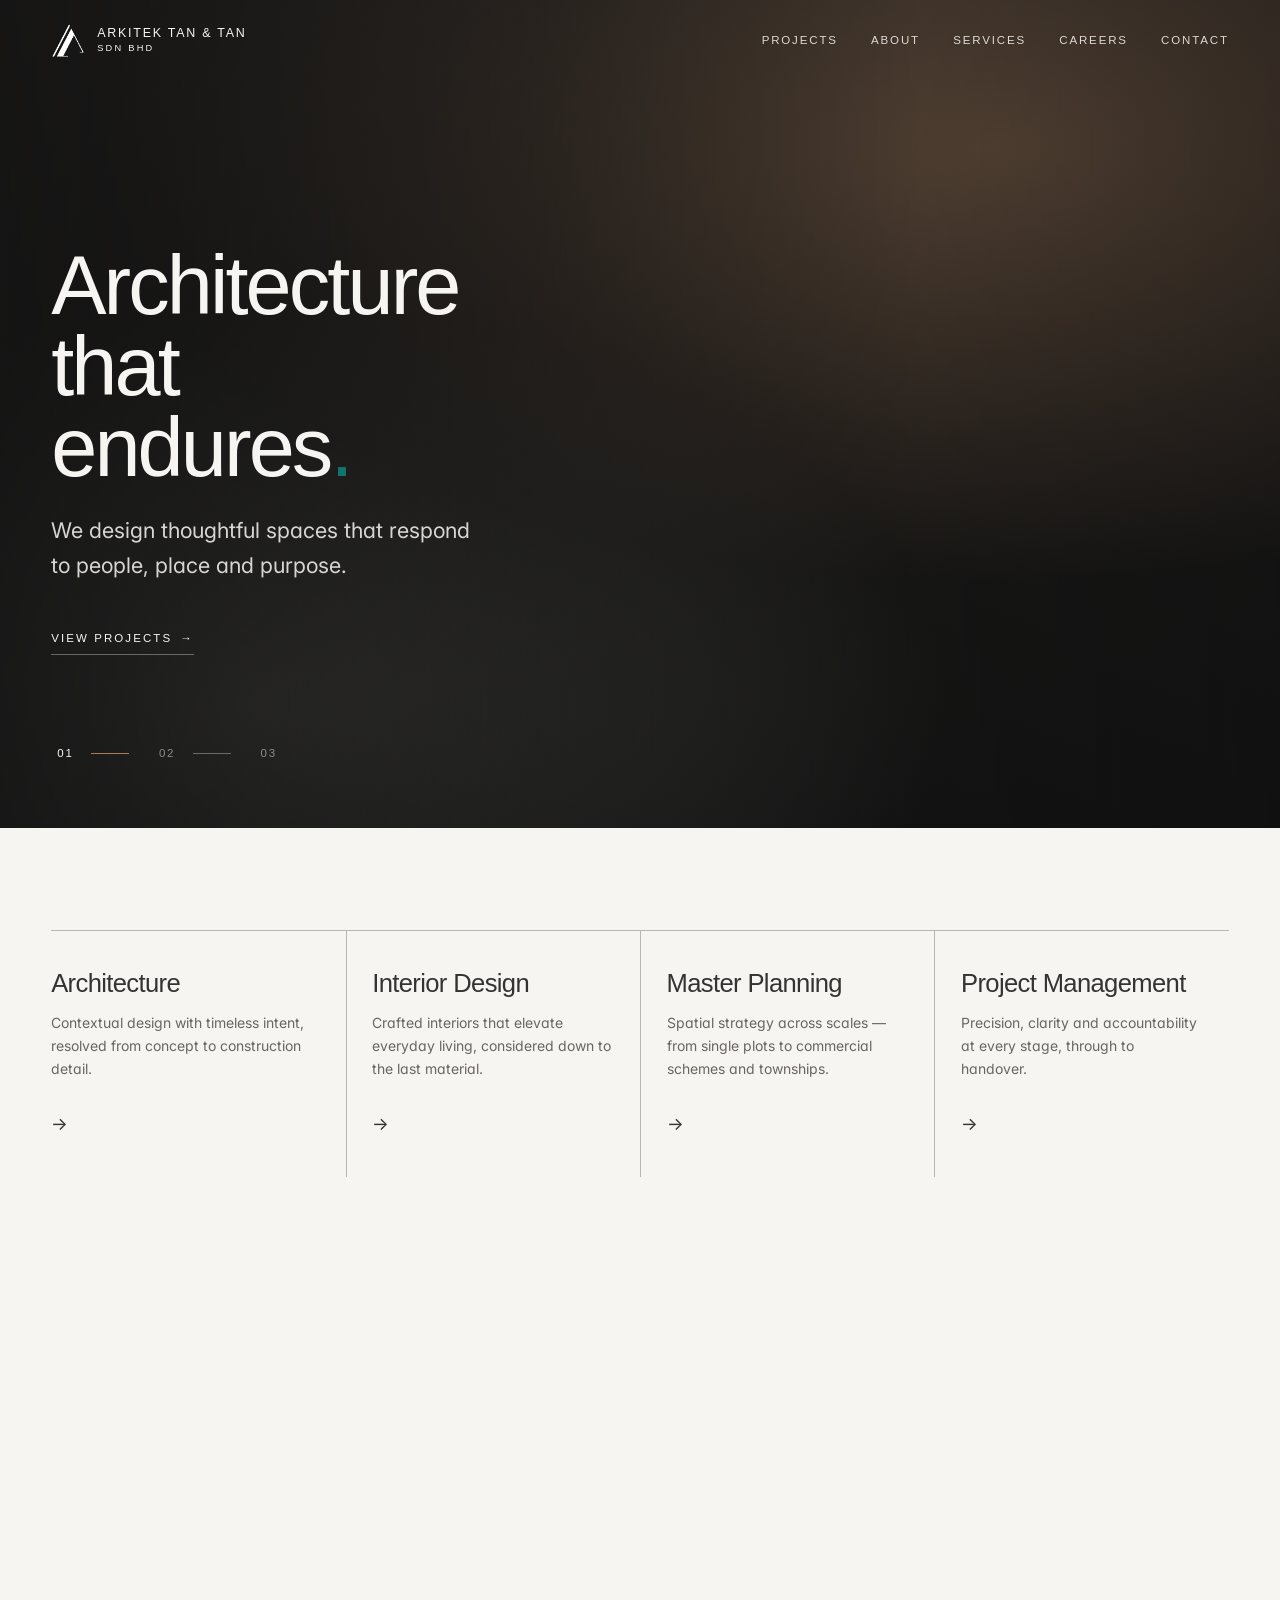
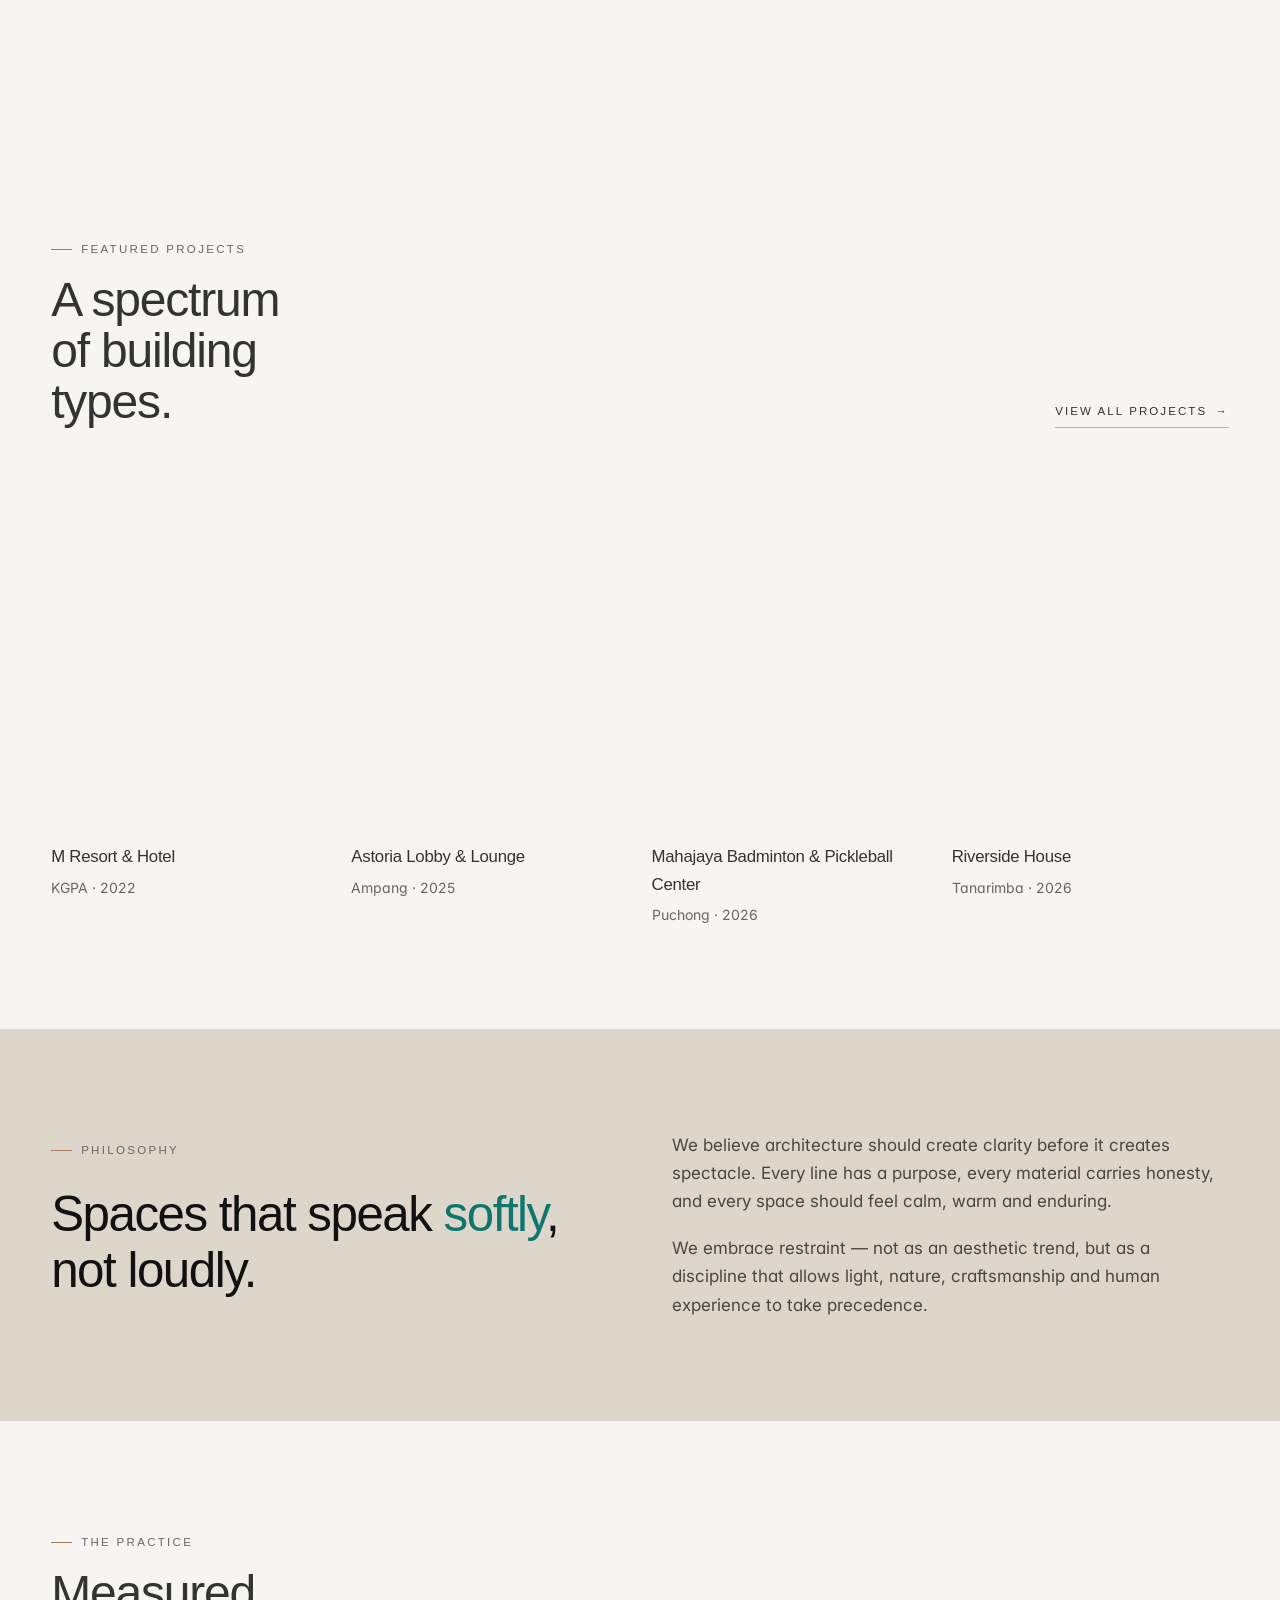
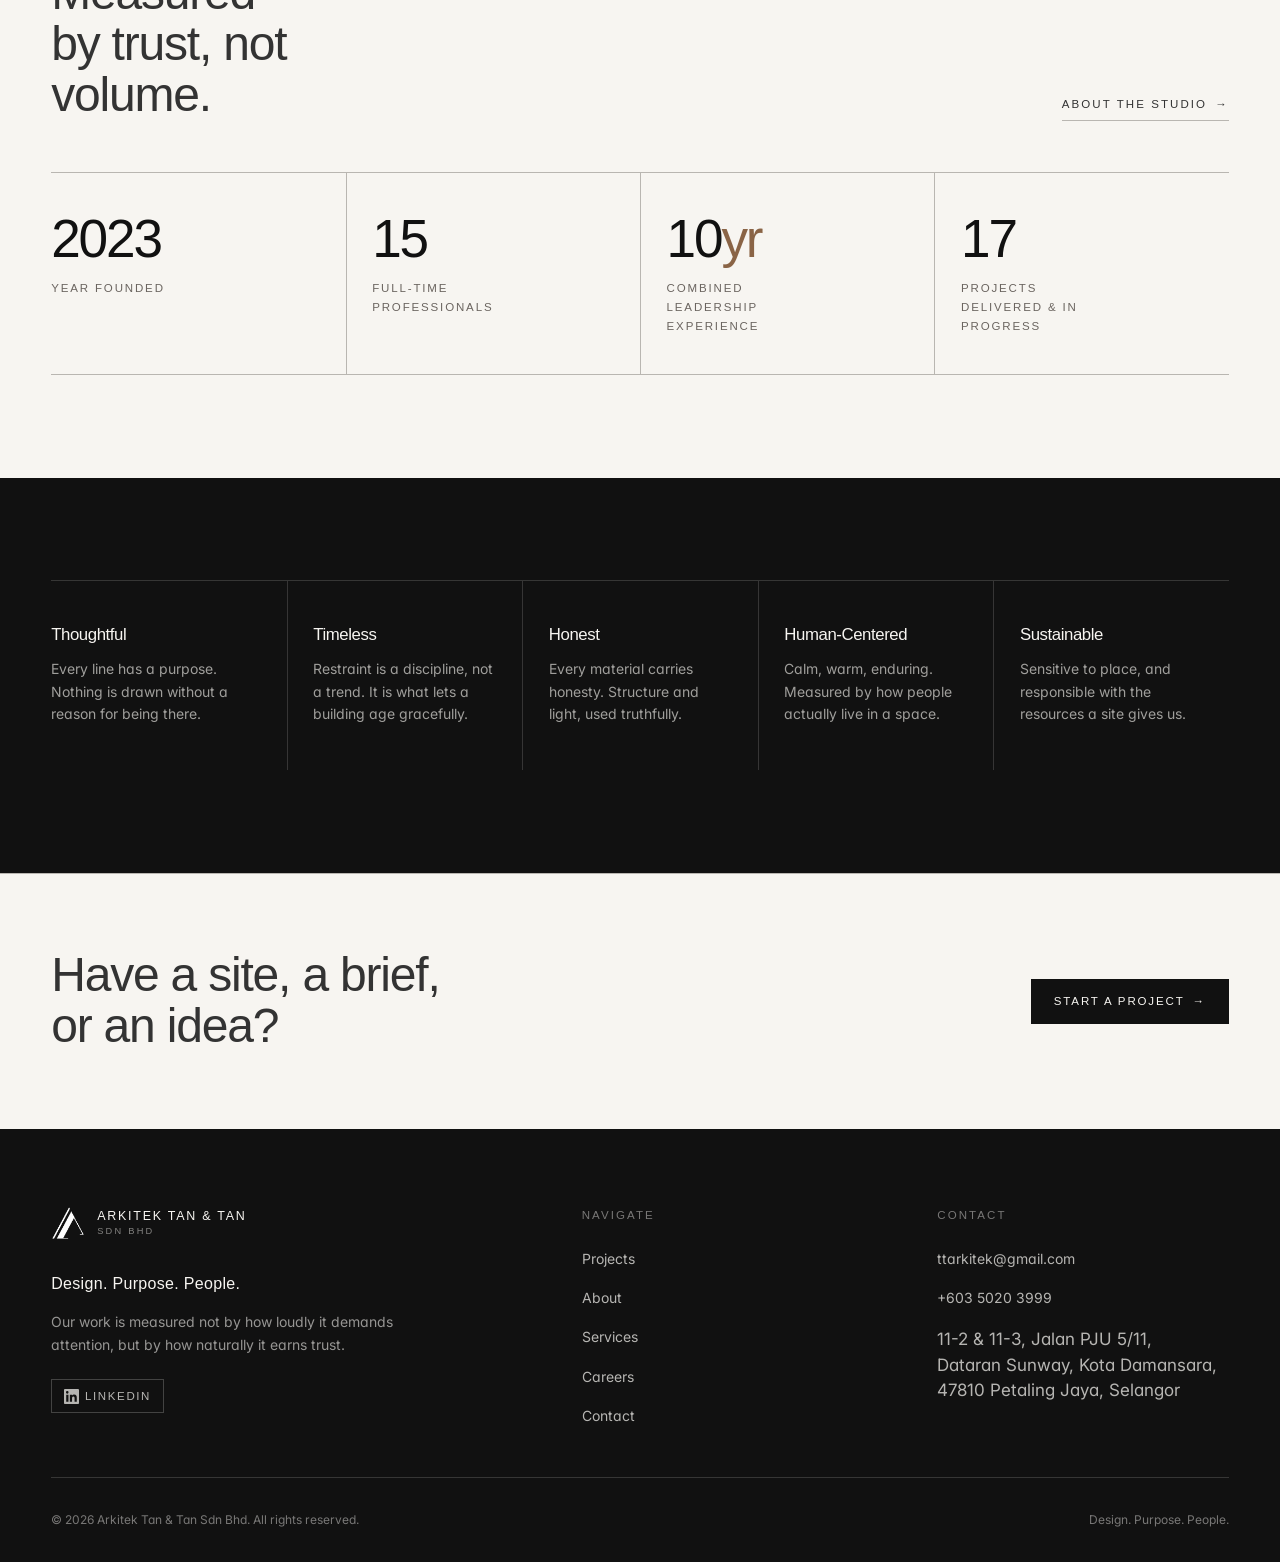
<file: index.html>
<!DOCTYPE html>
<html lang="en">
<head>
  <meta charset="UTF-8" />
  <meta name="viewport" content="width=device-width, initial-scale=1.0" />
  <link rel="icon" href="assets/img/favicon.svg" type="image/svg+xml" />
  <title>ARKITEK TAN &amp; TAN SDN BHD — Architecture that endures</title>
  <meta name="description" content="Arkitek Tan & Tan Sdn Bhd — a Malaysian architecture practice. We design thoughtful spaces that respond to people, place and purpose. Design. Purpose. People." />
  <link rel="preconnect" href="https://fonts.googleapis.com" />
  <link rel="preconnect" href="https://fonts.gstatic.com" crossorigin />
  <link rel="preload" as="style" href="https://fonts.googleapis.com/css2?family=Inter:wght@400;500;600&display=swap" onload="this.onload=null;this.rel='stylesheet'" />
  <noscript><link rel="stylesheet" href="https://fonts.googleapis.com/css2?family=Inter:wght@400;500;600&display=swap" /></noscript>
  <link rel="stylesheet" href="assets/css/styles.css?v=2" />
</head>
<body>
  <a class="skip-link" href="#main">Skip to content</a>

  <!-- ============ HEADER ============ -->
  <header class="site-header site-header--over">
    <div class="wrap header-inner">
      <a class="brand" href="index.html" aria-label="Arkitek Tan & Tan — home">
        <img class="brand__mark" src="assets/img/logo-mark.png" alt="" />
        <span class="brand__text">
          <span class="brand__name">Arkitek Tan &amp; Tan</span>
          <span class="brand__sub">Sdn Bhd</span>
        </span>
      </a>

      <button class="nav-toggle" aria-label="Toggle menu" aria-expanded="false" aria-controls="primary-nav">
        <span></span><span></span><span></span>
      </button>

      <nav class="nav" id="primary-nav" aria-label="Primary">
        <a href="projects.html">Projects</a>
        <a href="about.html">About</a>
        <a href="services.html">Services</a>
        <a href="careers.html">Careers</a>
        <a href="contact.html">Contact</a>
      </nav>
    </div>
  </header>

  <main id="main">
    <!-- ============ HERO ============ -->
    <section class="hero">
      <!-- Slides: replace each .hero__slide--ph with <img src="…" alt="…"> when photography lands -->
      <div class="hero__slides">
        <div class="hero__slide hero__slide--ph is-active"></div>
        <div class="hero__slide hero__slide--ph"></div>
        <div class="hero__slide hero__slide--ph"></div>
      </div>

      <div class="hero__inner">
        <div class="hero__copy">
          <h1>Architecture<br />that endures<span class="accent">.</span></h1>
          <p class="hero__lead">We design thoughtful spaces that respond to people, place and purpose.</p>
          <a class="link-arrow link-arrow--light" href="projects.html">View projects <span>→</span></a>
        </div>

        <div class="hero__nav" role="tablist" aria-label="Featured views">
          <button class="hero__dot is-active" role="tab" aria-selected="true">01</button>
          <button class="hero__dot" role="tab" aria-selected="false">02</button>
          <button class="hero__dot" role="tab" aria-selected="false">03</button>
        </div>
      </div>
    </section>

    <!-- ============ SERVICES ============ -->
    <section class="section">
      <div class="wrap">
        <div class="svc-grid reveal" data-reveal-stagger>
          <article class="svc">
            <h3>Architecture</h3>
            <p>Contextual design with timeless intent, resolved from concept to construction detail.</p>
            <a class="svc__go" href="services.html" aria-label="Architecture services">→</a>
          </article>
          <article class="svc">
            <h3>Interior Design</h3>
            <p>Crafted interiors that elevate everyday living, considered down to the last material.</p>
            <a class="svc__go" href="services.html" aria-label="Interior design services">→</a>
          </article>
          <article class="svc">
            <h3>Master Planning</h3>
            <p>Spatial strategy across scales — from single plots to commercial schemes and townships.</p>
            <a class="svc__go" href="services.html" aria-label="Master planning services">→</a>
          </article>
          <article class="svc">
            <h3>Project Management</h3>
            <p>Precision, clarity and accountability at every stage, through to handover.</p>
            <a class="svc__go" href="services.html" aria-label="Project management services">→</a>
          </article>
        </div>
      </div>
    </section>

    <!-- ============ FEATURE STRIP ============ -->
    <section class="wrap" style="padding-bottom: var(--section-y);">
      <!-- Replace .feature-strip--ph with <img src="assets/img/…" alt="…"> -->
      <div class="feature-strip feature-strip--ph reveal">
        <span class="feature-strip__cap">Selected work · 2023—2026</span>
      </div>
    </section>

    <!-- ============ FEATURED PROJECTS ============ -->
    <section class="section" style="padding-top:0;">
      <div class="wrap">
        <div class="section-head reveal">
          <div class="section-head__title">
            <p class="eyebrow">Featured projects</p>
            <h2>A spectrum of building types.</h2>
          </div>
          <a class="link-arrow" href="projects.html">View all projects <span>→</span></a>
        </div>

        <div class="projects reveal" data-reveal-stagger>
          <a class="project" href="projects.html">
            <div class="project__media project__media--ph">
              <span class="project__badge">01</span>
              <span class="project__view">View</span>
            </div>
            <div class="project__meta">
              <div class="project__name">M Resort &amp; Hotel</div>
              <div class="project__place">KGPA · 2022</div>
            </div>
          </a>
          <a class="project" href="projects.html">
            <div class="project__media project__media--ph">
              <span class="project__badge">02</span>
              <span class="project__view">View</span>
            </div>
            <div class="project__meta">
              <div class="project__name">Astoria Lobby &amp; Lounge</div>
              <div class="project__place">Ampang · 2025</div>
            </div>
          </a>
          <a class="project" href="projects.html">
            <div class="project__media project__media--ph">
              <span class="project__badge">03</span>
              <span class="project__view">View</span>
            </div>
            <div class="project__meta">
              <div class="project__name">Mahajaya Badminton &amp; Pickleball Center</div>
              <div class="project__place">Puchong · 2026</div>
            </div>
          </a>
          <a class="project" href="projects.html">
            <div class="project__media project__media--ph">
              <span class="project__badge">04</span>
              <span class="project__view">View</span>
            </div>
            <div class="project__meta">
              <div class="project__name">Riverside House</div>
              <div class="project__place">Tanarimba · 2026</div>
            </div>
          </a>
        </div>
      </div>
    </section>

    <!-- ============ PHILOSOPHY ============ -->
    <section class="statement section">
      <div class="wrap two-col">
        <div class="reveal">
          <p class="eyebrow">Philosophy</p>
          <p class="statement__text">Spaces that speak <em>softly</em>, not loudly.</p>
        </div>
        <div class="reveal prose" style="align-self:end;">
          <p>We believe architecture should create clarity before it creates spectacle. Every line has a purpose, every material carries honesty, and every space should feel calm, warm and enduring.</p>
          <p>We embrace restraint — not as an aesthetic trend, but as a discipline that allows light, nature, craftsmanship and human experience to take precedence.</p>
        </div>
      </div>
    </section>

    <!-- ============ STUDIO / STATS ============ -->
    <section class="section">
      <div class="wrap">
        <div class="section-head reveal">
          <div class="section-head__title">
            <p class="eyebrow">The practice</p>
            <h2>Measured by trust, not volume.</h2>
          </div>
          <a class="link-arrow" href="about.html">About the studio <span>→</span></a>
        </div>

        <div class="stats reveal" data-reveal-stagger>
          <div class="stat">
            <div class="stat__num">2023</div>
            <div class="stat__label">Year founded</div>
          </div>
          <div class="stat">
            <div class="stat__num">15</div>
            <div class="stat__label">Full-time professionals</div>
          </div>
          <div class="stat">
            <div class="stat__num">10<span class="unit">yr</span></div>
            <div class="stat__label">Combined leadership experience</div>
          </div>
          <div class="stat">
            <div class="stat__num">17</div>
            <div class="stat__label">Projects delivered &amp; in progress</div>
          </div>
        </div>
      </div>
    </section>

    <!-- ============ VALUES ============ -->
    <section class="values section">
      <div class="wrap">
        <div class="values__grid" data-reveal-stagger>
          <article class="value">
            <h3>Thoughtful</h3>
            <p>Every line has a purpose. Nothing is drawn without a reason for being there.</p>
          </article>
          <article class="value">
            <h3>Timeless</h3>
            <p>Restraint is a discipline, not a trend. It is what lets a building age gracefully.</p>
          </article>
          <article class="value">
            <h3>Honest</h3>
            <p>Every material carries honesty. Structure and light, used truthfully.</p>
          </article>
          <article class="value">
            <h3>Human-Centered</h3>
            <p>Calm, warm, enduring. Measured by how people actually live in a space.</p>
          </article>
          <article class="value">
            <h3>Sustainable</h3>
            <p>Sensitive to place, and responsible with the resources a site gives us.</p>
          </article>
        </div>
      </div>
    </section>

    <!-- ============ CTA ============ -->
    <section class="cta-band">
      <div class="wrap cta-band__inner">
        <h2>Have a site, a brief, or an idea?</h2>
        <a class="btn btn--solid" href="contact.html">Start a project <span class="btn__arrow">→</span></a>
      </div>
    </section>
  </main>

  <!-- ============ FOOTER ============ -->
  <footer class="site-footer">
    <div class="wrap">
      <div class="footer-grid">
        <div class="footer-col footer-col--wide">
          <a class="brand" href="index.html" aria-label="Arkitek Tan & Tan — home">
            <img class="brand__mark" src="assets/img/logo-mark.png" alt="" />
            <span class="brand__text">
              <span class="brand__name">Arkitek Tan &amp; Tan</span>
              <span class="brand__sub">Sdn Bhd</span>
            </span>
          </a>
          <p class="footer-tagline">Design. Purpose. People.</p>
          <p class="footer-manifesto">Our work is measured not by how loudly it demands attention, but by how naturally it earns trust.</p>
          <div class="social">
            <a href="https://www.linkedin.com/company/arkitek-tan-tan-sdn-bhd" target="_blank" rel="noopener" aria-label="Arkitek Tan &amp; Tan on LinkedIn">
              <svg viewBox="0 0 24 24" aria-hidden="true"><path d="M20.45 20.45h-3.56v-5.57c0-1.33-.03-3.04-1.85-3.04-1.86 0-2.14 1.45-2.14 2.94v5.67H9.35V9h3.41v1.56h.05a3.74 3.74 0 0 1 3.37-1.85c3.6 0 4.27 2.37 4.27 5.46zM5.34 7.43a2.07 2.07 0 1 1 0-4.13 2.07 2.07 0 0 1 0 4.13zM7.12 20.45H3.56V9h3.56zM22.22 0H1.77C.79 0 0 .77 0 1.72v20.56C0 23.23.79 24 1.77 24h20.45c.98 0 1.78-.77 1.78-1.72V1.72C24 .77 23.2 0 22.22 0z"/></svg>
              LinkedIn
            </a>
          </div>
        </div>
        <div class="footer-col">
          <h4>Navigate</h4>
          <ul>
            <li><a href="projects.html">Projects</a></li>
            <li><a href="about.html">About</a></li>
            <li><a href="services.html">Services</a></li>
            <li><a href="careers.html">Careers</a></li>
            <li><a href="contact.html">Contact</a></li>
          </ul>
        </div>
        <div class="footer-col">
          <h4>Contact</h4>
          <ul>
            <li><a href="mailto:ttarkitek@gmail.com">ttarkitek@gmail.com</a></li>
            <li><a href="tel:+60350203999">+603 5020 3999</a></li>
            <li style="line-height:1.5;margin-top:.3rem;">11-2 &amp; 11-3, Jalan PJU 5/11,<br />Dataran Sunway, Kota Damansara,<br />47810 Petaling Jaya, Selangor</li>
          </ul>
        </div>
      </div>
      <div class="footer-bottom">
        <span>© <span data-year>2026</span> Arkitek Tan &amp; Tan Sdn Bhd. All rights reserved.</span>
        <span>Design. Purpose. People.</span>
      </div>
    </div>
  </footer>

  <script src="assets/js/main.js?v=2"></script>
</body>
</html>
</file>
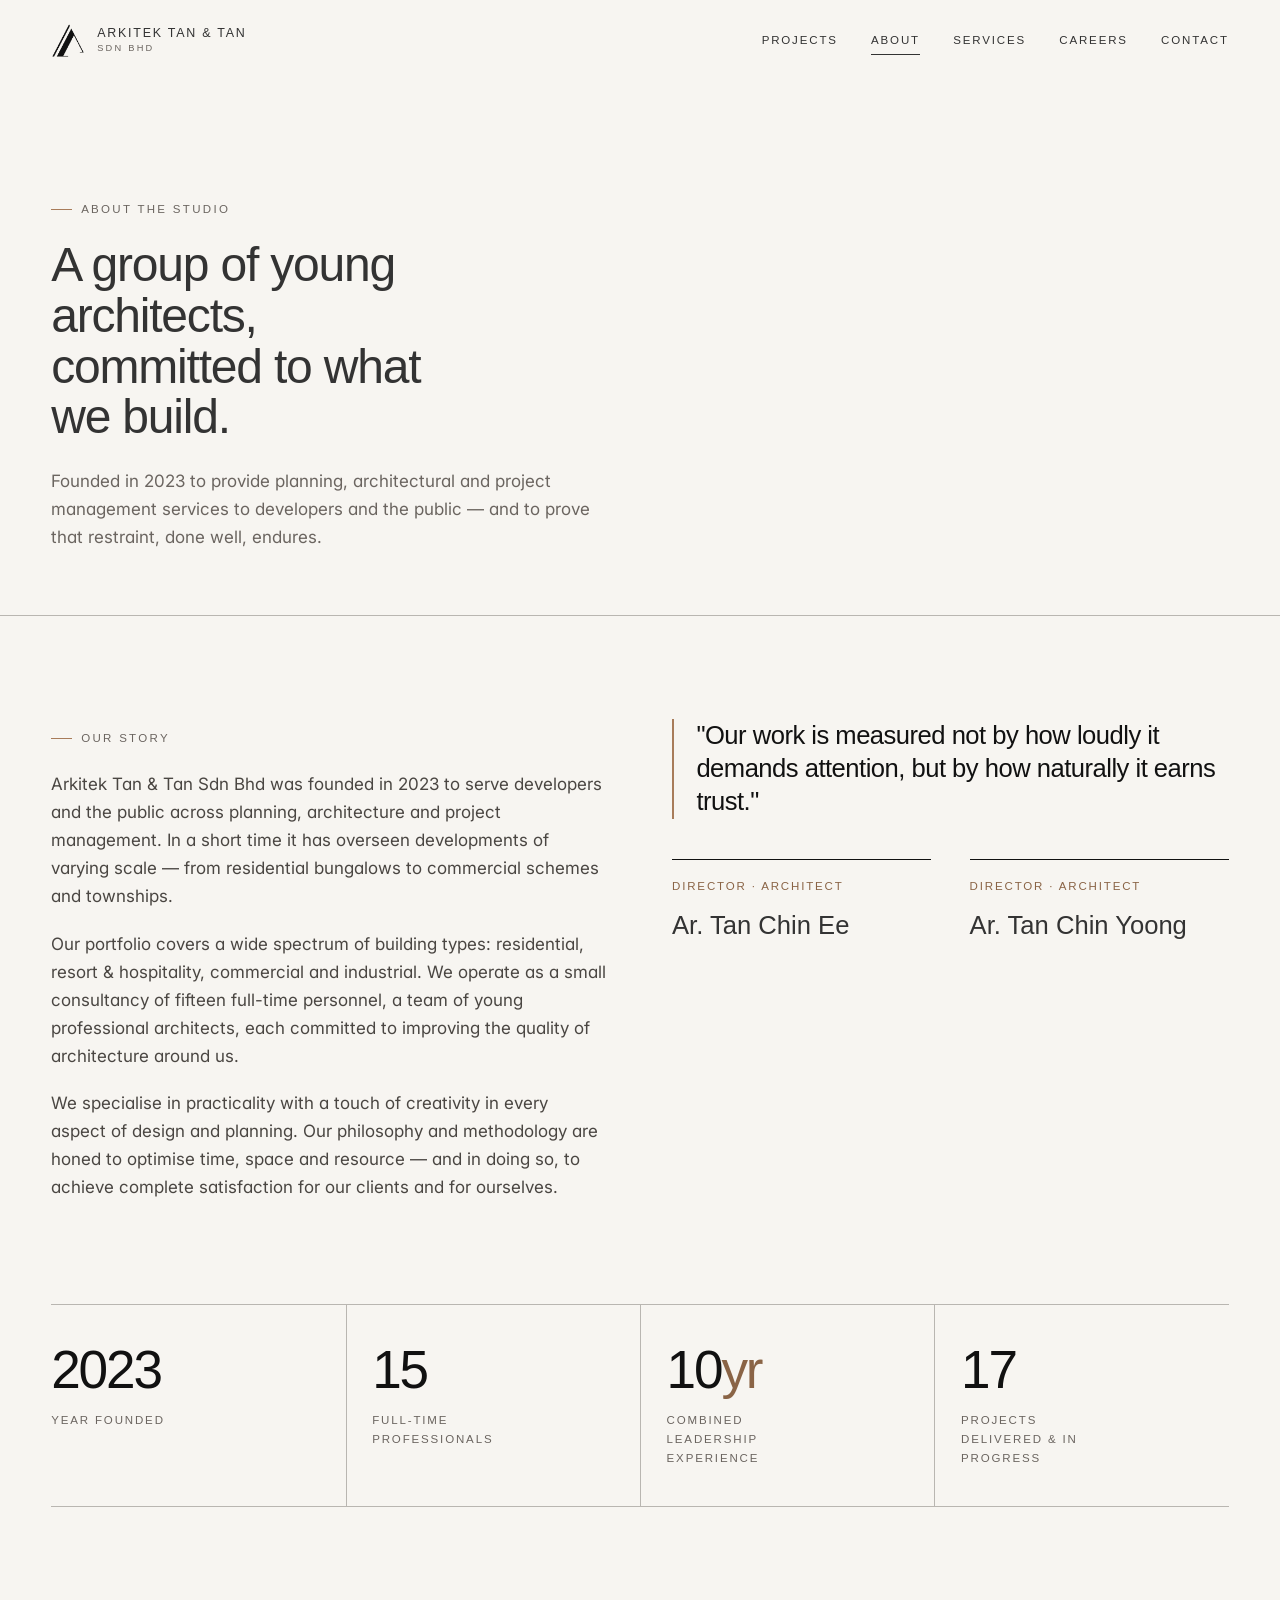
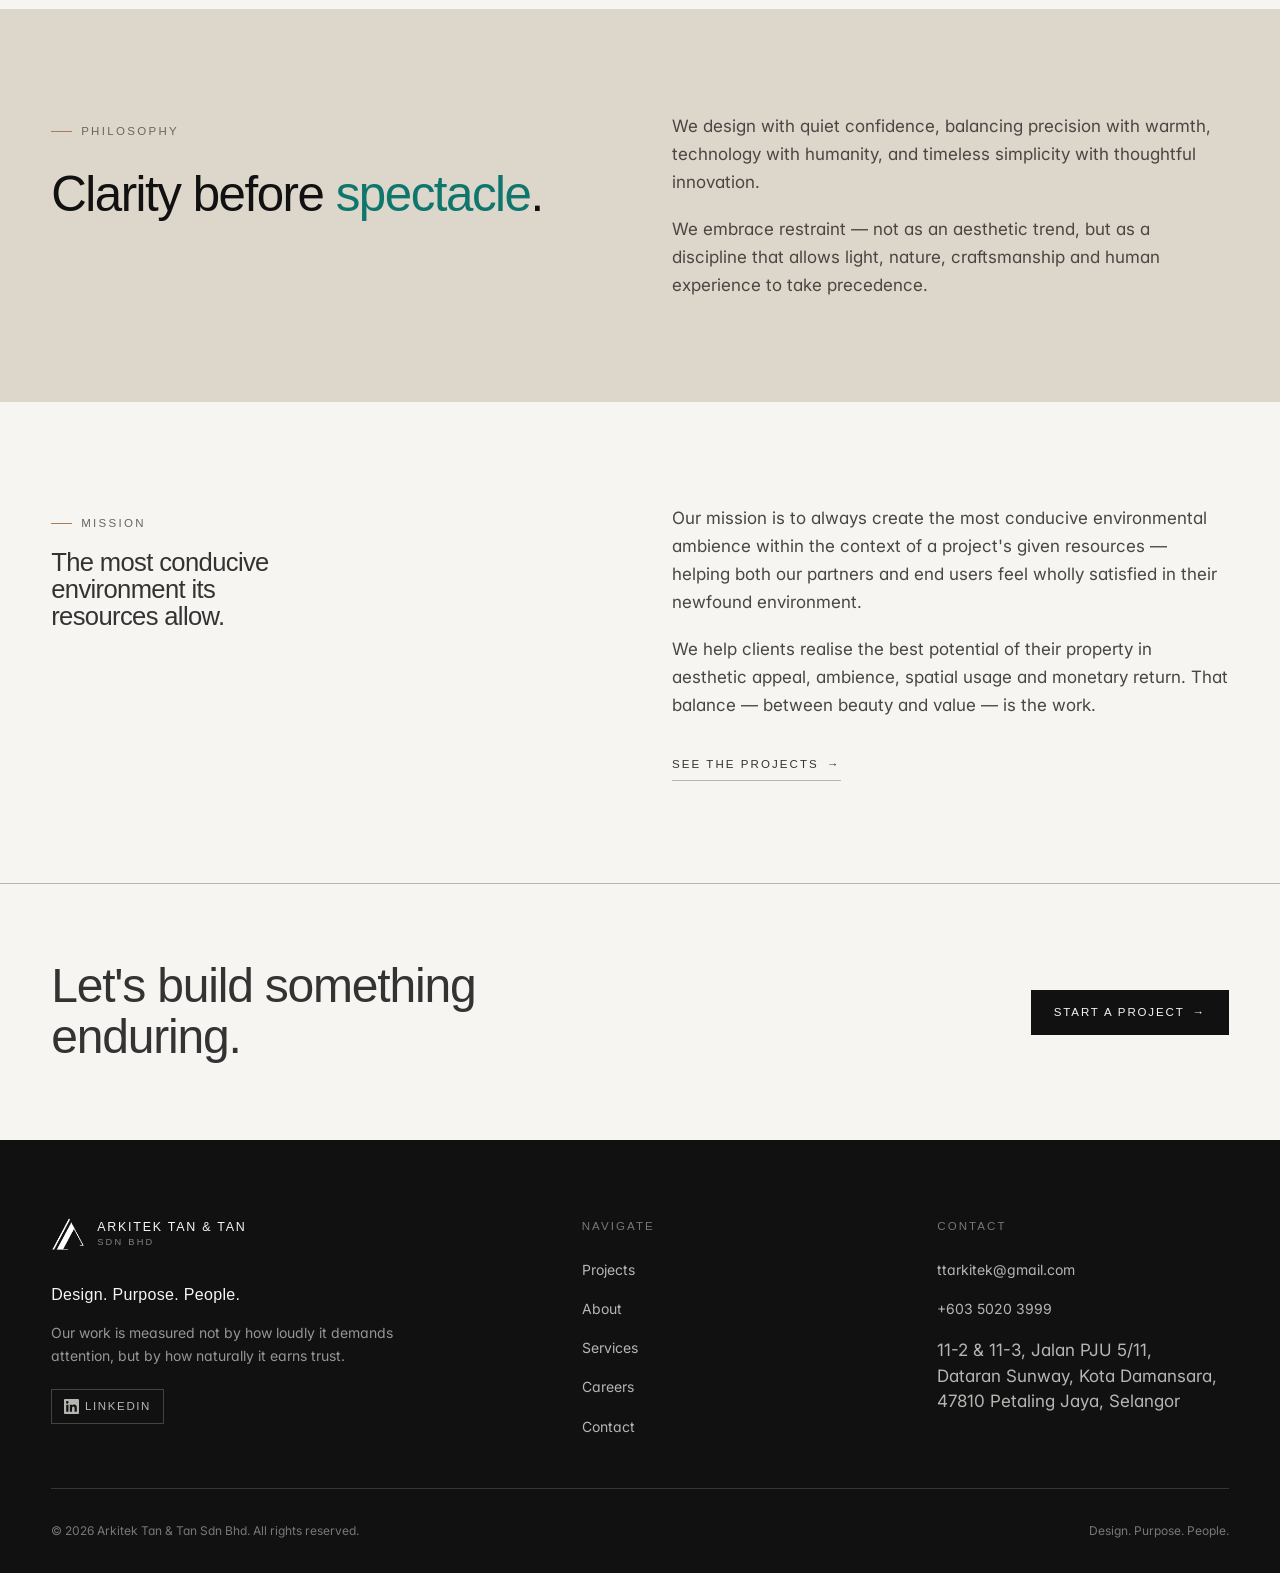
<file: about.html>
<!DOCTYPE html>
<html lang="en">
<head>
  <meta charset="UTF-8" />
  <meta name="viewport" content="width=device-width, initial-scale=1.0" />
  <link rel="icon" href="assets/img/favicon.svg" type="image/svg+xml" />
  <title>About — Arkitek Tan &amp; Tan Sdn Bhd</title>
  <meta name="description" content="Arkitek Tan & Tan is a Malaysian architecture practice founded in 2023, led by Ar. Tan Chin Ee and Ar. Tan Chin Yoong — young professional architects committed to the quality of architecture." />
  <link rel="preconnect" href="https://fonts.googleapis.com" />
  <link rel="preconnect" href="https://fonts.gstatic.com" crossorigin />
  <link rel="preload" as="style" href="https://fonts.googleapis.com/css2?family=Inter:wght@400;500;600&display=swap" onload="this.onload=null;this.rel='stylesheet'" />
  <noscript><link rel="stylesheet" href="https://fonts.googleapis.com/css2?family=Inter:wght@400;500;600&display=swap" /></noscript>
  <link rel="stylesheet" href="assets/css/styles.css?v=2" />
</head>
<body>
  <a class="skip-link" href="#main">Skip to content</a>

  <header class="site-header">
    <div class="wrap header-inner">
      <a class="brand" href="index.html" aria-label="Arkitek Tan & Tan — home">
        <img class="brand__mark" src="assets/img/logo-mark.png" alt="" />
        <span class="brand__text">
          <span class="brand__name">Arkitek Tan &amp; Tan</span>
          <span class="brand__sub">Sdn Bhd</span>
        </span>
      </a>
      <button class="nav-toggle" aria-label="Toggle menu" aria-expanded="false" aria-controls="primary-nav">
        <span></span><span></span><span></span>
      </button>
      <nav class="nav" id="primary-nav" aria-label="Primary">
        <a href="projects.html">Projects</a>
        <a href="about.html" aria-current="page">About</a>
        <a href="services.html">Services</a>
        <a href="careers.html">Careers</a>
        <a href="contact.html">Contact</a>
      </nav>
    </div>
  </header>

  <main id="main">
    <section class="page-hero">
      <div class="wrap">
        <p class="eyebrow">About the studio</p>
        <h1>A group of young architects, committed to what we build.</h1>
        <p>Founded in 2023 to provide planning, architectural and project management services to developers and the public — and to prove that restraint, done well, endures.</p>
      </div>
    </section>

    <!-- story -->
    <section class="section">
      <div class="wrap two-col">
        <div class="reveal">
          <p class="eyebrow">Our story</p>
          <div class="prose" style="margin-top:1.4rem;">
            <p>Arkitek Tan &amp; Tan Sdn Bhd was founded in 2023 to serve developers and the public across planning, architecture and project management. In a short time it has overseen developments of varying scale — from residential bungalows to commercial schemes and townships.</p>
            <p>Our portfolio covers a wide spectrum of building types: residential, resort &amp; hospitality, commercial and industrial. We operate as a small consultancy of fifteen full-time personnel, a team of young professional architects, each committed to improving the quality of architecture around us.</p>
            <p>We specialise in practicality with a touch of creativity in every aspect of design and planning. Our philosophy and methodology are honed to optimise time, space and resource — and in doing so, to achieve complete satisfaction for our clients and for ourselves.</p>
          </div>
        </div>
        <div class="reveal">
          <p class="pull">"Our work is measured not by how loudly it demands attention, but by how naturally it earns trust."</p>

          <div class="people">
            <div class="person">
              <div class="person__role">Director · Architect</div>
              <div class="person__name">Ar. Tan Chin Ee</div>
            </div>
            <div class="person">
              <div class="person__role">Director · Architect</div>
              <div class="person__name">Ar. Tan Chin Yoong</div>
            </div>
          </div>
        </div>
      </div>
    </section>

    <!-- stats -->
    <section class="section" style="padding-top:0;">
      <div class="wrap">
        <div class="stats reveal" data-reveal-stagger>
          <div class="stat"><div class="stat__num">2023</div><div class="stat__label">Year founded</div></div>
          <div class="stat"><div class="stat__num">15</div><div class="stat__label">Full-time professionals</div></div>
          <div class="stat"><div class="stat__num">10<span class="unit">yr</span></div><div class="stat__label">Combined leadership experience</div></div>
          <div class="stat"><div class="stat__num">17</div><div class="stat__label">Projects delivered &amp; in progress</div></div>
        </div>
      </div>
    </section>

    <!-- philosophy -->
    <section class="statement section">
      <div class="wrap two-col">
        <div class="reveal">
          <p class="eyebrow">Philosophy</p>
          <p class="statement__text">Clarity before <em>spectacle</em>.</p>
        </div>
        <div class="reveal prose" style="align-self:end;">
          <p>We design with quiet confidence, balancing precision with warmth, technology with humanity, and timeless simplicity with thoughtful innovation.</p>
          <p>We embrace restraint — not as an aesthetic trend, but as a discipline that allows light, nature, craftsmanship and human experience to take precedence.</p>
        </div>
      </div>
    </section>

    <!-- mission -->
    <section class="section">
      <div class="wrap two-col">
        <div class="reveal">
          <p class="eyebrow">Mission</p>
          <h2 style="margin-top:1rem; font-size:var(--fs-h3); max-width:18ch;">The most conducive environment its resources allow.</h2>
        </div>
        <div class="reveal prose">
          <p>Our mission is to always create the most conducive environmental ambience within the context of a project's given resources — helping both our partners and end users feel wholly satisfied in their newfound environment.</p>
          <p>We help clients realise the best potential of their property in aesthetic appeal, ambience, spatial usage and monetary return. That balance — between beauty and value — is the work.</p>
          <p style="margin-top:1.8rem;"><a class="link-arrow" href="projects.html">See the projects <span>→</span></a></p>
        </div>
      </div>
    </section>

    <section class="cta-band">
      <div class="wrap cta-band__inner">
        <h2>Let's build something enduring.</h2>
        <a class="btn btn--solid" href="contact.html">Start a project <span class="btn__arrow">→</span></a>
      </div>
    </section>
  </main>

  <footer class="site-footer">
    <div class="wrap">
      <div class="footer-grid">
        <div class="footer-col footer-col--wide">
          <a class="brand" href="index.html" aria-label="Arkitek Tan & Tan — home">
            <img class="brand__mark" src="assets/img/logo-mark.png" alt="" />
            <span class="brand__text">
              <span class="brand__name">Arkitek Tan &amp; Tan</span>
              <span class="brand__sub">Sdn Bhd</span>
            </span>
          </a>
          <p class="footer-tagline">Design. Purpose. People.</p>
          <p class="footer-manifesto">Our work is measured not by how loudly it demands attention, but by how naturally it earns trust.</p>
          <div class="social">
            <a href="https://www.linkedin.com/company/arkitek-tan-tan-sdn-bhd" target="_blank" rel="noopener" aria-label="Arkitek Tan &amp; Tan on LinkedIn">
              <svg viewBox="0 0 24 24" aria-hidden="true"><path d="M20.45 20.45h-3.56v-5.57c0-1.33-.03-3.04-1.85-3.04-1.86 0-2.14 1.45-2.14 2.94v5.67H9.35V9h3.41v1.56h.05a3.74 3.74 0 0 1 3.37-1.85c3.6 0 4.27 2.37 4.27 5.46zM5.34 7.43a2.07 2.07 0 1 1 0-4.13 2.07 2.07 0 0 1 0 4.13zM7.12 20.45H3.56V9h3.56zM22.22 0H1.77C.79 0 0 .77 0 1.72v20.56C0 23.23.79 24 1.77 24h20.45c.98 0 1.78-.77 1.78-1.72V1.72C24 .77 23.2 0 22.22 0z"/></svg>
              LinkedIn
            </a>
          </div>
        </div>
        <div class="footer-col">
          <h4>Navigate</h4>
          <ul>
            <li><a href="projects.html">Projects</a></li>
            <li><a href="about.html">About</a></li>
            <li><a href="services.html">Services</a></li>
            <li><a href="careers.html">Careers</a></li>
            <li><a href="contact.html">Contact</a></li>
          </ul>
        </div>
        <div class="footer-col">
          <h4>Contact</h4>
          <ul>
            <li><a href="mailto:ttarkitek@gmail.com">ttarkitek@gmail.com</a></li>
            <li><a href="tel:+60350203999">+603 5020 3999</a></li>
            <li style="line-height:1.5;margin-top:.3rem;">11-2 &amp; 11-3, Jalan PJU 5/11,<br />Dataran Sunway, Kota Damansara,<br />47810 Petaling Jaya, Selangor</li>
          </ul>
        </div>
      </div>
      <div class="footer-bottom">
        <span>© <span data-year>2026</span> Arkitek Tan &amp; Tan Sdn Bhd. All rights reserved.</span>
        <span>Design. Purpose. People.</span>
      </div>
    </div>
  </footer>

  <script src="assets/js/main.js?v=2"></script>
</body>
</html>
</file>
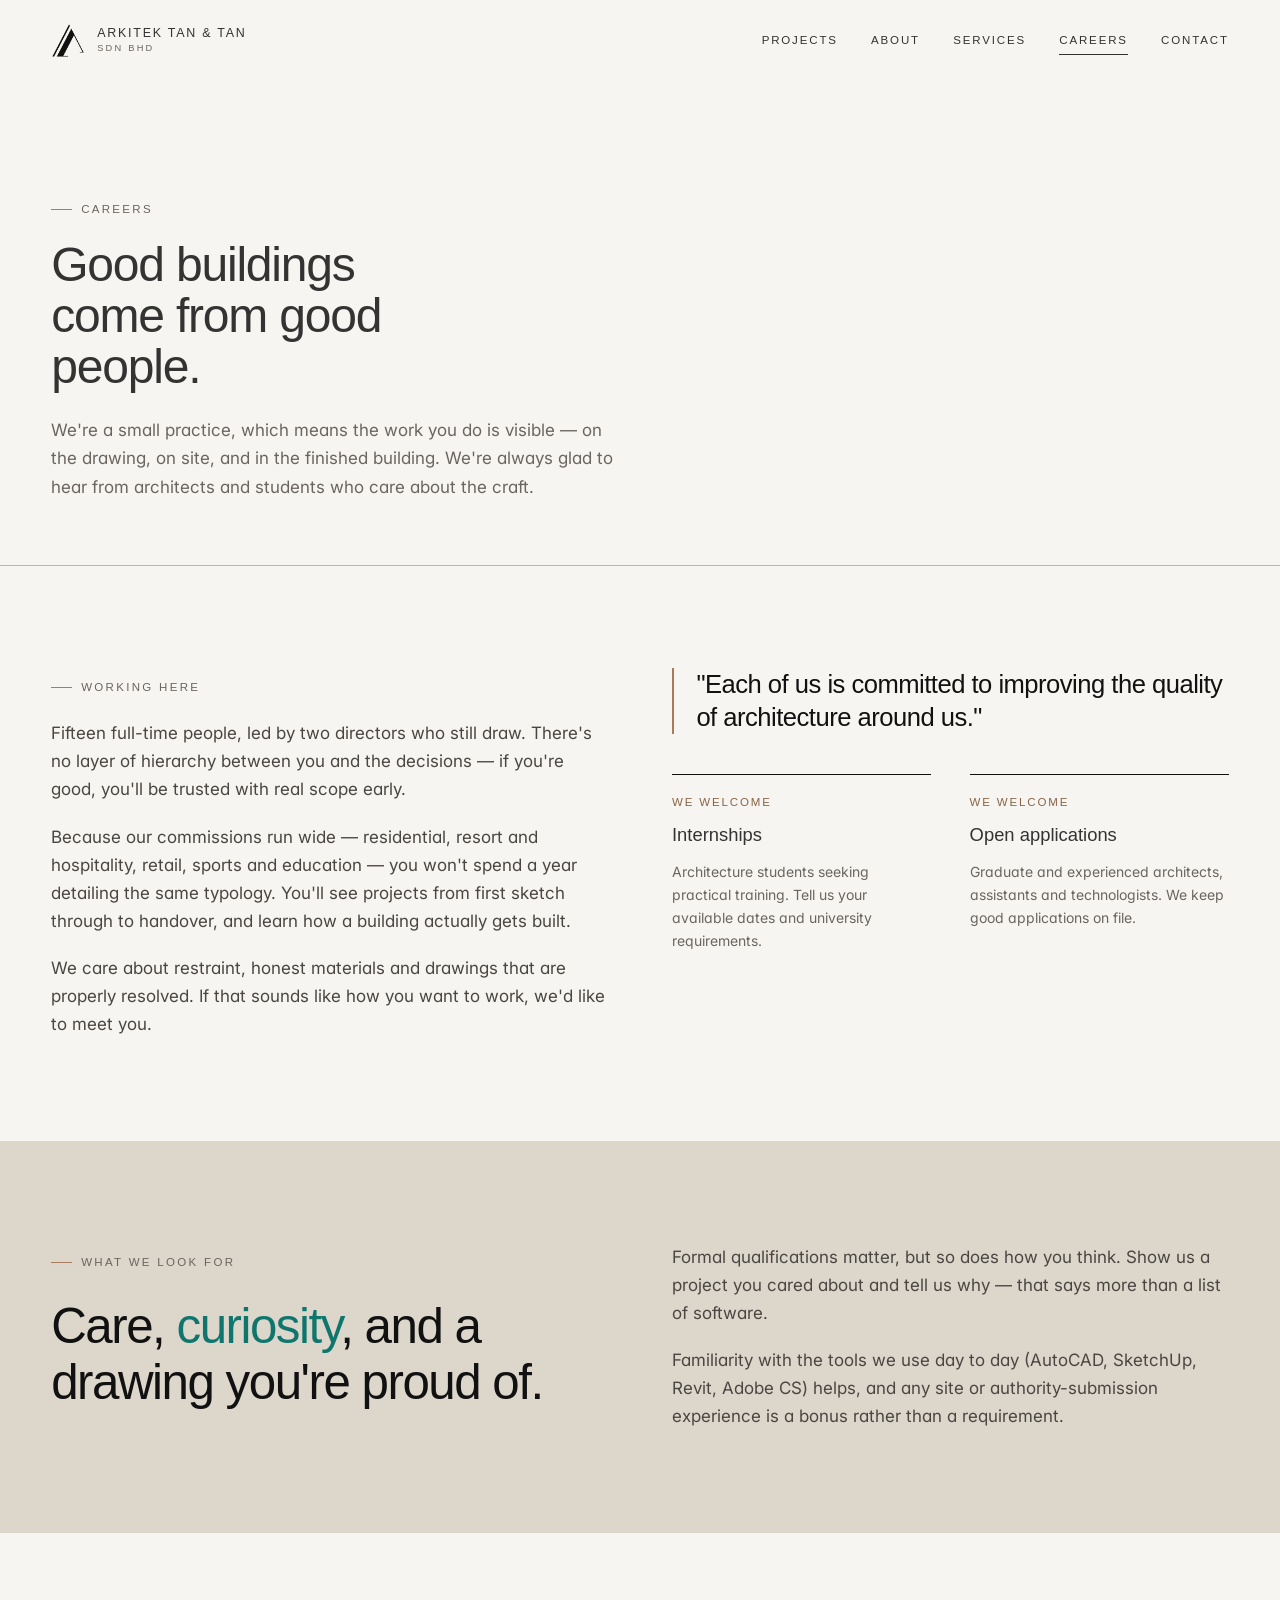
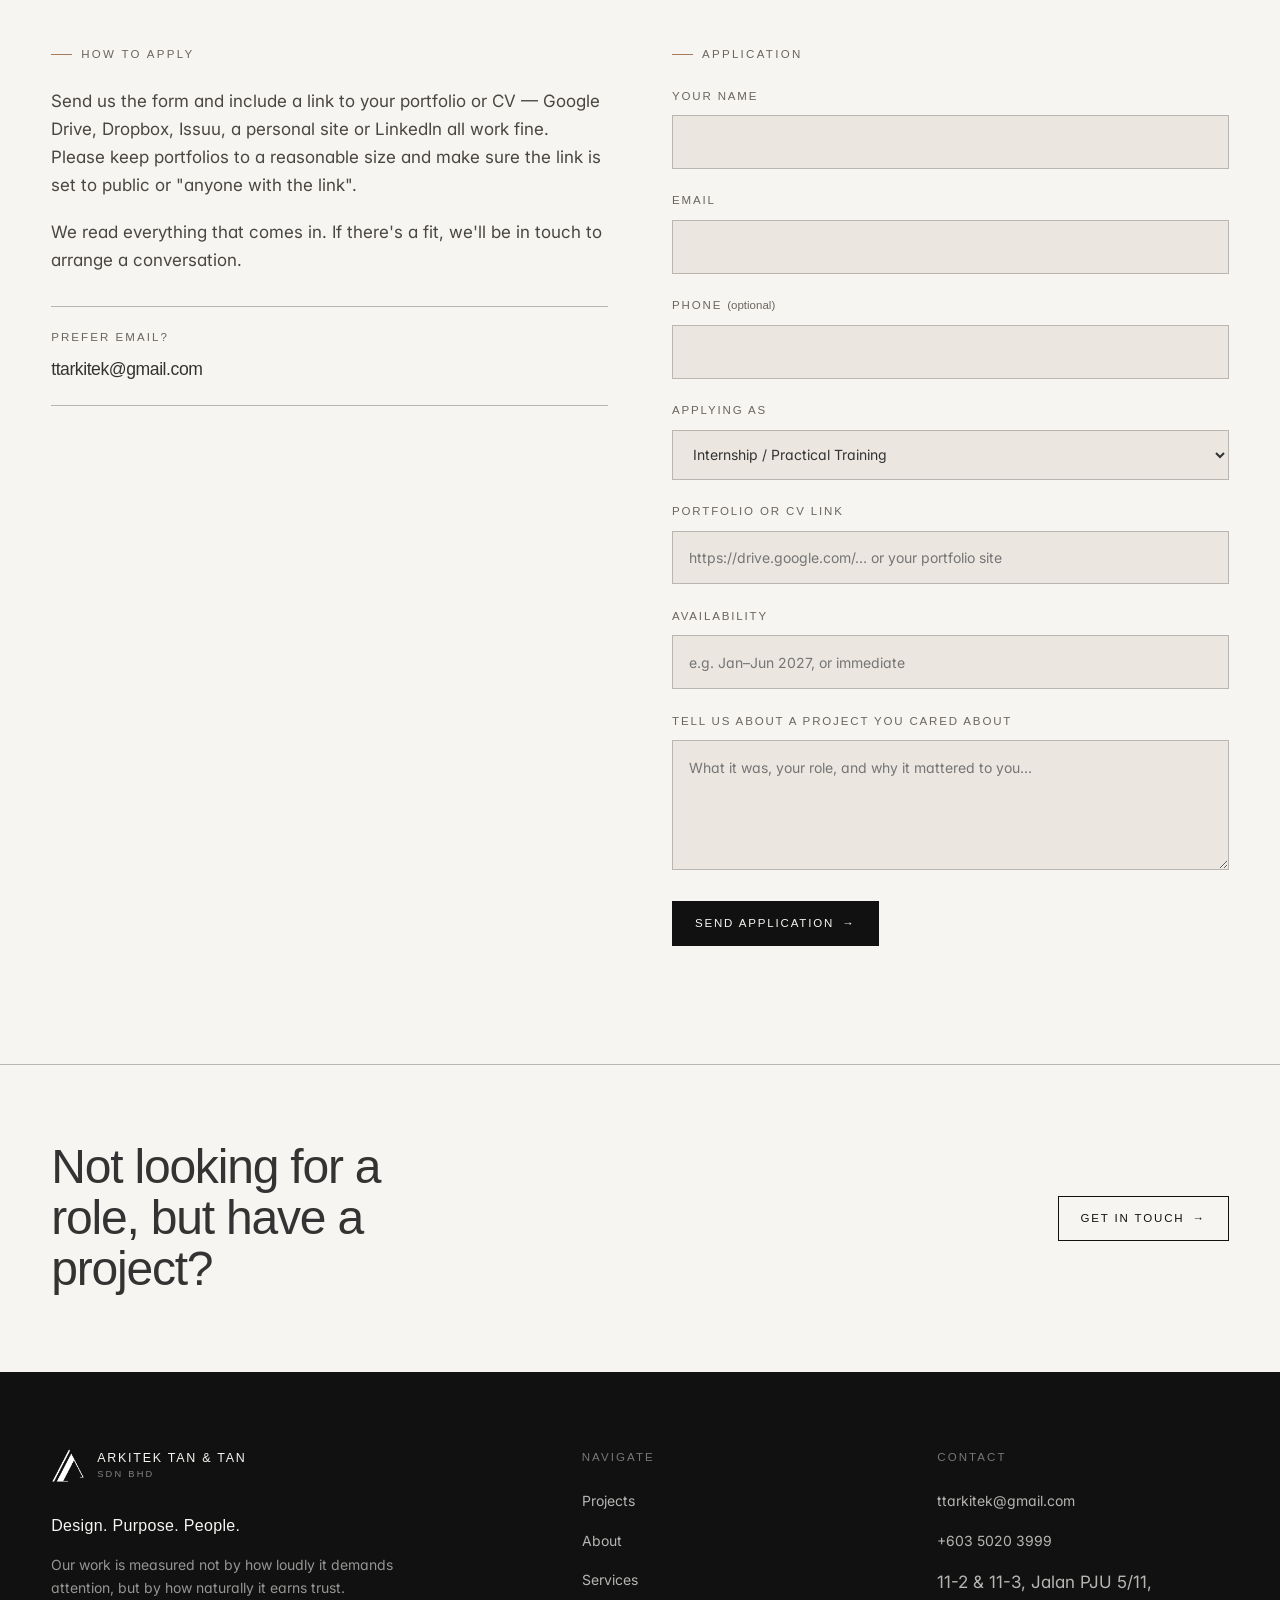
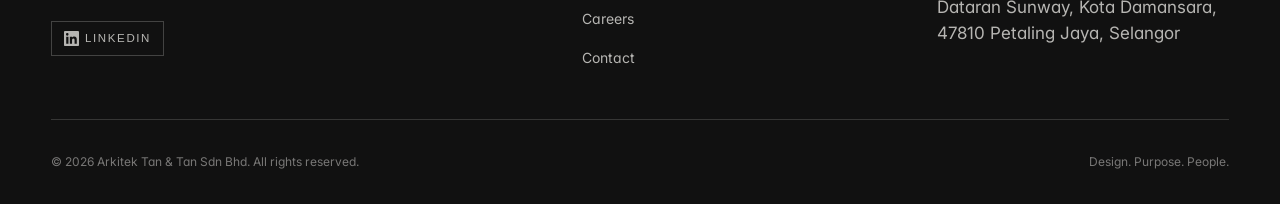
<file: careers.html>
<!DOCTYPE html>
<html lang="en">
<head>
  <meta charset="UTF-8" />
  <meta name="viewport" content="width=device-width, initial-scale=1.0" />
  <link rel="icon" href="assets/img/favicon.svg" type="image/svg+xml" />
  <title>Careers — Arkitek Tan &amp; Tan Sdn Bhd</title>
  <meta name="description" content="Internships and open applications at Arkitek Tan & Tan — a small Malaysian architecture practice where young architects take on real responsibility across residential, hospitality, commercial and civic work." />
  <link rel="preconnect" href="https://fonts.googleapis.com" />
  <link rel="preconnect" href="https://fonts.gstatic.com" crossorigin />
  <link rel="preload" as="style" href="https://fonts.googleapis.com/css2?family=Inter:wght@400;500;600&display=swap" onload="this.onload=null;this.rel='stylesheet'" />
  <noscript><link rel="stylesheet" href="https://fonts.googleapis.com/css2?family=Inter:wght@400;500;600&display=swap" /></noscript>
  <link rel="stylesheet" href="assets/css/styles.css?v=2" />
</head>
<body>
  <a class="skip-link" href="#main">Skip to content</a>

  <header class="site-header">
    <div class="wrap header-inner">
      <a class="brand" href="index.html" aria-label="Arkitek Tan & Tan — home">
        <img class="brand__mark" src="assets/img/logo-mark.png" alt="" />
        <span class="brand__text">
          <span class="brand__name">Arkitek Tan &amp; Tan</span>
          <span class="brand__sub">Sdn Bhd</span>
        </span>
      </a>
      <button class="nav-toggle" aria-label="Toggle menu" aria-expanded="false" aria-controls="primary-nav">
        <span></span><span></span><span></span>
      </button>
      <nav class="nav" id="primary-nav" aria-label="Primary">
        <a href="projects.html">Projects</a>
        <a href="about.html">About</a>
        <a href="services.html">Services</a>
        <a href="careers.html" aria-current="page">Careers</a>
        <a href="contact.html">Contact</a>
      </nav>
    </div>
  </header>

  <main id="main">
    <section class="page-hero">
      <div class="wrap">
        <p class="eyebrow">Careers</p>
        <h1>Good buildings come from good people.</h1>
        <p>We're a small practice, which means the work you do is visible — on the drawing, on site, and in the finished building. We're always glad to hear from architects and students who care about the craft.</p>
      </div>
    </section>

    <!-- what it's like -->
    <section class="section">
      <div class="wrap two-col">
        <div class="reveal">
          <p class="eyebrow">Working here</p>
          <div class="prose" style="margin-top:1.4rem;">
            <p>Fifteen full-time people, led by two directors who still draw. There's no layer of hierarchy between you and the decisions — if you're good, you'll be trusted with real scope early.</p>
            <p>Because our commissions run wide — residential, resort and hospitality, retail, sports and education — you won't spend a year detailing the same typology. You'll see projects from first sketch through to handover, and learn how a building actually gets built.</p>
            <p>We care about restraint, honest materials and drawings that are properly resolved. If that sounds like how you want to work, we'd like to meet you.</p>
          </div>
        </div>
        <div class="reveal">
          <p class="pull">"Each of us is committed to improving the quality of architecture around us."</p>
          <div class="people">
            <div class="person">
              <div class="person__role">We welcome</div>
              <div class="person__name" style="font-size:1.15rem;">Internships</div>
              <p class="form-note" style="margin-top:.6rem;">Architecture students seeking practical training. Tell us your available dates and university requirements.</p>
            </div>
            <div class="person">
              <div class="person__role">We welcome</div>
              <div class="person__name" style="font-size:1.15rem;">Open applications</div>
              <p class="form-note" style="margin-top:.6rem;">Graduate and experienced architects, assistants and technologists. We keep good applications on file.</p>
            </div>
          </div>
        </div>
      </div>
    </section>

    <!-- what we look for -->
    <section class="statement section">
      <div class="wrap two-col">
        <div class="reveal">
          <p class="eyebrow">What we look for</p>
          <p class="statement__text">Care, <em>curiosity</em>, and a drawing you're proud of.</p>
        </div>
        <div class="reveal prose" style="align-self:end;">
          <p>Formal qualifications matter, but so does how you think. Show us a project you cared about and tell us why — that says more than a list of software.</p>
          <p>Familiarity with the tools we use day to day (AutoCAD, SketchUp, Revit, Adobe CS) helps, and any site or authority-submission experience is a bonus rather than a requirement.</p>
        </div>
      </div>
    </section>

    <!-- application -->
    <section class="section">
      <div class="wrap contact-grid">
        <div class="reveal">
          <p class="eyebrow">How to apply</p>
          <div class="prose" style="margin-top:1.4rem;">
            <p>Send us the form and include a link to your portfolio or CV — Google Drive, Dropbox, Issuu, a personal site or LinkedIn all work fine. Please keep portfolios to a reasonable size and make sure the link is set to public or "anyone with the link".</p>
            <p>We read everything that comes in. If there's a fit, we'll be in touch to arrange a conversation.</p>
          </div>
          <div class="contact-item" style="margin-top:2rem;">
            <div class="contact-item__label">Prefer email?</div>
            <div class="contact-item__value" style="font-size:1.1rem;"><a href="mailto:ttarkitek@gmail.com?subject=Application%20%E2%80%94%20Arkitek%20Tan%20%26%20Tan">ttarkitek@gmail.com</a></div>
          </div>
        </div>

        <div class="reveal">
          <p class="eyebrow">Application</p>
          <!-- FORM: endpoint wired once the form-service key is supplied -->
          <form data-form action="https://api.web3forms.com/submit" method="POST" style="margin-top:1.4rem;" novalidate>
            <input type="hidden" name="access_key" value="f441e8cb-0e9d-4e1f-9c5c-c89a638a3567" />
            <input type="hidden" name="subject" value="New career application from ttarkitek.com" />
            <input type="hidden" name="from_name" value="Arkitek Tan &amp; Tan careers" />
            <input type="checkbox" name="botcheck" class="hp" tabindex="-1" autocomplete="off" aria-hidden="true" />
            <div class="field">
              <label for="ap-name">Your name</label>
              <input id="ap-name" name="name" type="text" autocomplete="name" required />
            </div>
            <div class="field">
              <label for="ap-email">Email</label>
              <input id="ap-email" name="email" type="email" autocomplete="email" required />
            </div>
            <div class="field">
              <label for="ap-phone">Phone <span style="text-transform:none;letter-spacing:0;">(optional)</span></label>
              <input id="ap-phone" name="phone" type="tel" autocomplete="tel" />
            </div>
            <div class="field">
              <label for="ap-role">Applying as</label>
              <select id="ap-role" name="applying_as">
                <option>Internship / Practical Training</option>
                <option>Project Architect</option>
                <option>Graduate Architect / PART II Architect</option>
                <option>Assistant Architect / PART I Architect</option>
                <option>Draughtsman / Architectural Technician</option>
                <option>Others</option>
              </select>
            </div>
            <div class="field">
              <label for="ap-link">Portfolio or CV link</label>
              <input id="ap-link" name="portfolio_link" type="url" placeholder="https://drive.google.com/… or your portfolio site" required />
            </div>
            <div class="field">
              <label for="ap-when">Availability</label>
              <input id="ap-when" name="availability" type="text" placeholder="e.g. Jan–Jun 2027, or immediate" />
            </div>
            <div class="field">
              <label for="ap-msg">Tell us about a project you cared about</label>
              <textarea id="ap-msg" name="message" placeholder="What it was, your role, and why it mattered to you…"></textarea>
            </div>
            <button class="btn btn--solid" type="submit">Send application <span class="btn__arrow">→</span></button>
            <p class="form-note" data-form-status role="status" aria-live="polite"></p>
          </form>
        </div>
      </div>
    </section>

    <section class="cta-band">
      <div class="wrap cta-band__inner">
        <h2>Not looking for a role, but have a project?</h2>
        <a class="btn" href="contact.html">Get in touch <span class="btn__arrow">→</span></a>
      </div>
    </section>
  </main>

  <footer class="site-footer">
    <div class="wrap">
      <div class="footer-grid">
        <div class="footer-col footer-col--wide">
          <a class="brand" href="index.html" aria-label="Arkitek Tan & Tan — home">
            <img class="brand__mark" src="assets/img/logo-mark.png" alt="" />
            <span class="brand__text">
              <span class="brand__name">Arkitek Tan &amp; Tan</span>
              <span class="brand__sub">Sdn Bhd</span>
            </span>
          </a>
          <p class="footer-tagline">Design. Purpose. People.</p>
          <p class="footer-manifesto">Our work is measured not by how loudly it demands attention, but by how naturally it earns trust.</p>
          <div class="social">
            <a href="https://www.linkedin.com/company/arkitek-tan-tan-sdn-bhd" target="_blank" rel="noopener" aria-label="Arkitek Tan &amp; Tan on LinkedIn">
              <svg viewBox="0 0 24 24" aria-hidden="true"><path d="M20.45 20.45h-3.56v-5.57c0-1.33-.03-3.04-1.85-3.04-1.86 0-2.14 1.45-2.14 2.94v5.67H9.35V9h3.41v1.56h.05a3.74 3.74 0 0 1 3.37-1.85c3.6 0 4.27 2.37 4.27 5.46zM5.34 7.43a2.07 2.07 0 1 1 0-4.13 2.07 2.07 0 0 1 0 4.13zM7.12 20.45H3.56V9h3.56zM22.22 0H1.77C.79 0 0 .77 0 1.72v20.56C0 23.23.79 24 1.77 24h20.45c.98 0 1.78-.77 1.78-1.72V1.72C24 .77 23.2 0 22.22 0z"/></svg>
              LinkedIn
            </a>
          </div>
        </div>
        <div class="footer-col">
          <h4>Navigate</h4>
          <ul>
            <li><a href="projects.html">Projects</a></li>
            <li><a href="about.html">About</a></li>
            <li><a href="services.html">Services</a></li>
            <li><a href="careers.html">Careers</a></li>
            <li><a href="contact.html">Contact</a></li>
          </ul>
        </div>
        <div class="footer-col">
          <h4>Contact</h4>
          <ul>
            <li><a href="mailto:ttarkitek@gmail.com">ttarkitek@gmail.com</a></li>
            <li><a href="tel:+60350203999">+603 5020 3999</a></li>
            <li style="line-height:1.5;margin-top:.3rem;">11-2 &amp; 11-3, Jalan PJU 5/11,<br />Dataran Sunway, Kota Damansara,<br />47810 Petaling Jaya, Selangor</li>
          </ul>
        </div>
      </div>
      <div class="footer-bottom">
        <span>© <span data-year>2026</span> Arkitek Tan &amp; Tan Sdn Bhd. All rights reserved.</span>
        <span>Design. Purpose. People.</span>
      </div>
    </div>
  </footer>

  <script src="assets/js/main.js?v=2"></script>
</body>
</html>
</file>
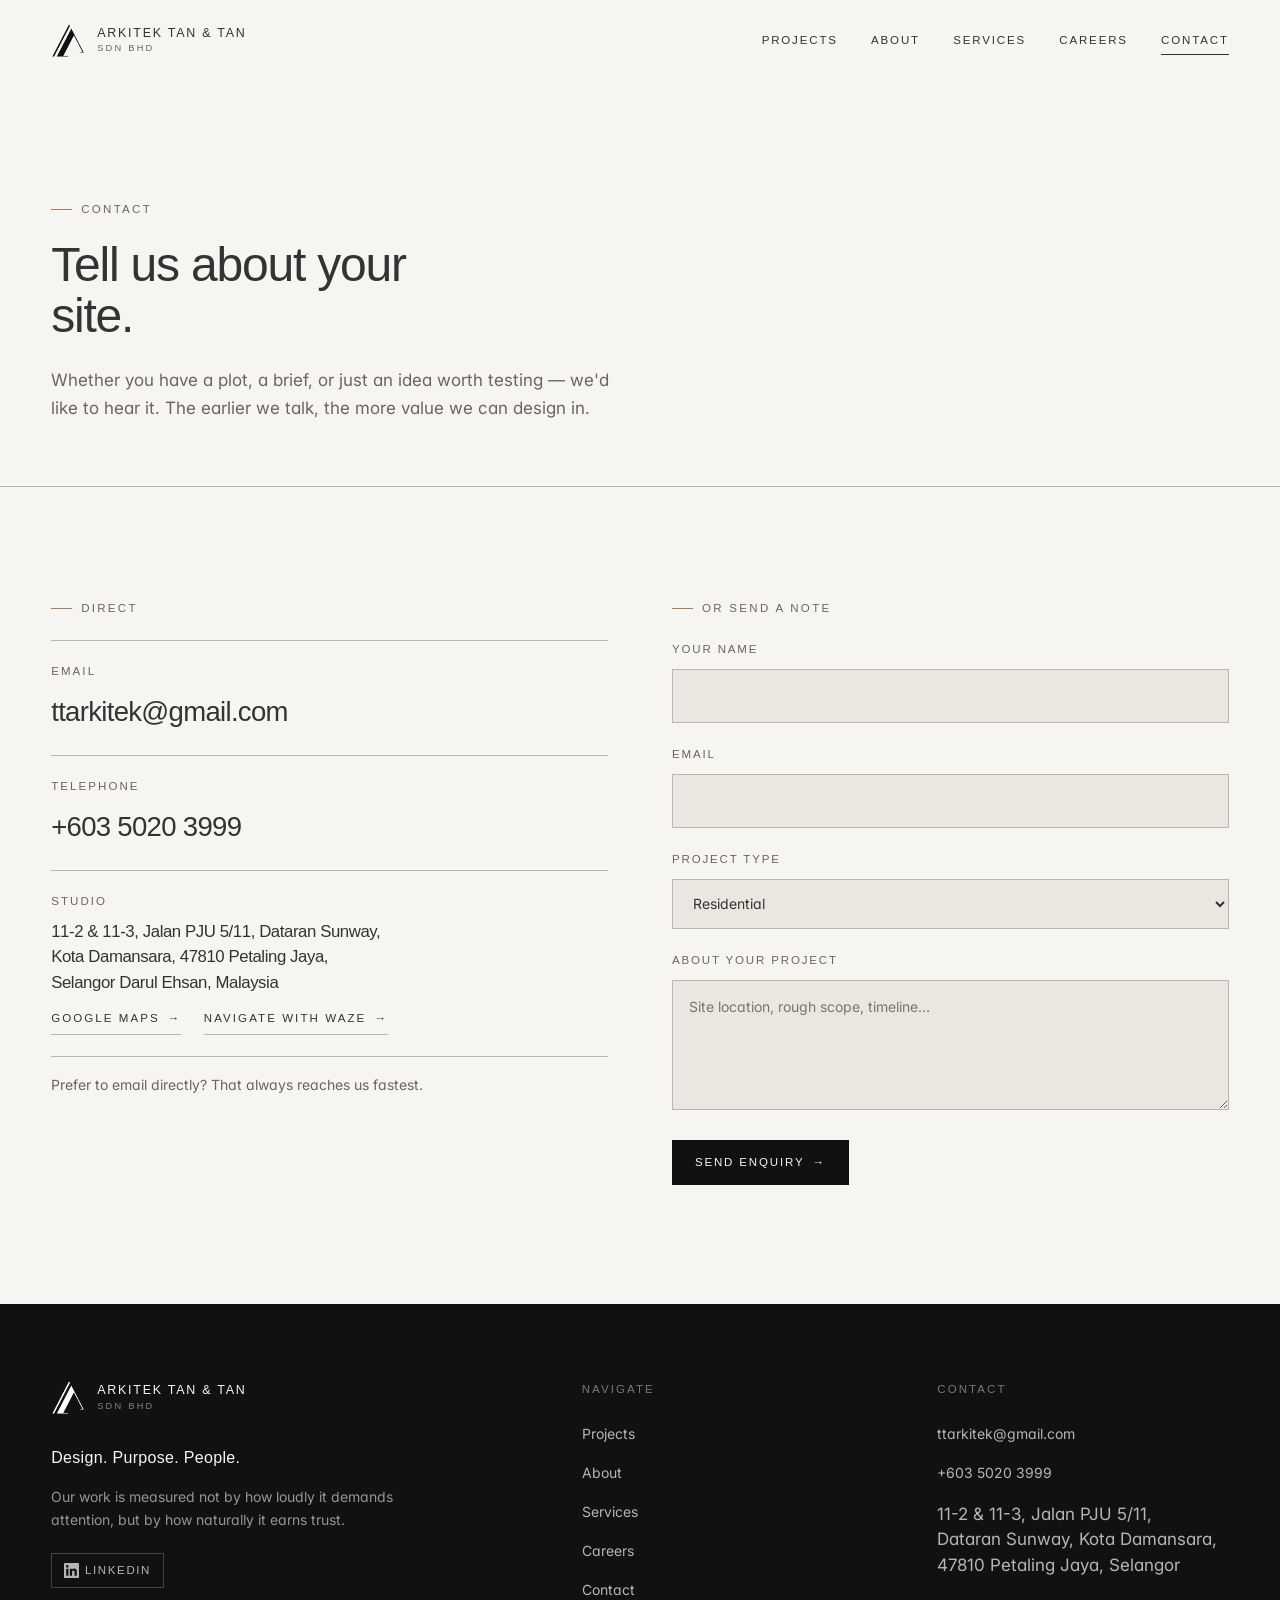
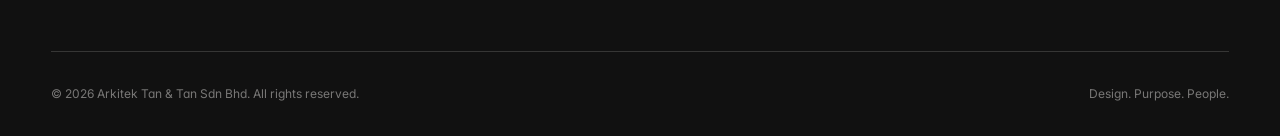
<file: contact.html>
<!DOCTYPE html>
<html lang="en">
<head>
  <meta charset="UTF-8" />
  <meta name="viewport" content="width=device-width, initial-scale=1.0" />
  <link rel="icon" href="assets/img/favicon.svg" type="image/svg+xml" />
  <title>Contact — Arkitek Tan &amp; Tan Sdn Bhd</title>
  <meta name="description" content="Start a project with Arkitek Tan & Tan. Email ttarkitek@gmail.com or call +603 5020 3999." />
  <link rel="preconnect" href="https://fonts.googleapis.com" />
  <link rel="preconnect" href="https://fonts.gstatic.com" crossorigin />
  <link rel="preload" as="style" href="https://fonts.googleapis.com/css2?family=Inter:wght@400;500;600&display=swap" onload="this.onload=null;this.rel='stylesheet'" />
  <noscript><link rel="stylesheet" href="https://fonts.googleapis.com/css2?family=Inter:wght@400;500;600&display=swap" /></noscript>
  <link rel="stylesheet" href="assets/css/styles.css?v=2" />
</head>
<body>
  <a class="skip-link" href="#main">Skip to content</a>

  <header class="site-header">
    <div class="wrap header-inner">
      <a class="brand" href="index.html" aria-label="Arkitek Tan & Tan — home">
        <img class="brand__mark" src="assets/img/logo-mark.png" alt="" />
        <span class="brand__text">
          <span class="brand__name">Arkitek Tan &amp; Tan</span>
          <span class="brand__sub">Sdn Bhd</span>
        </span>
      </a>
      <button class="nav-toggle" aria-label="Toggle menu" aria-expanded="false" aria-controls="primary-nav">
        <span></span><span></span><span></span>
      </button>
      <nav class="nav" id="primary-nav" aria-label="Primary">
        <a href="projects.html">Projects</a>
        <a href="about.html">About</a>
        <a href="services.html">Services</a>
        <a href="careers.html">Careers</a>
        <a href="contact.html" aria-current="page">Contact</a>
      </nav>
    </div>
  </header>

  <main id="main">
    <section class="page-hero">
      <div class="wrap">
        <p class="eyebrow">Contact</p>
        <h1>Tell us about your site.</h1>
        <p>Whether you have a plot, a brief, or just an idea worth testing — we'd like to hear it. The earlier we talk, the more value we can design in.</p>
      </div>
    </section>

    <section class="section">
      <div class="wrap contact-grid">
        <div class="reveal">
          <p class="eyebrow">Direct</p>
          <div style="margin-top:1.4rem;">
            <div class="contact-item">
              <div class="contact-item__label">Email</div>
              <div class="contact-item__value"><a href="mailto:ttarkitek@gmail.com">ttarkitek@gmail.com</a></div>
            </div>
            <div class="contact-item">
              <div class="contact-item__label">Telephone</div>
              <div class="contact-item__value"><a href="tel:+60350203999">+603 5020 3999</a></div>
            </div>
            <div class="contact-item">
              <div class="contact-item__label">Studio</div>
              <div class="contact-item__value" style="font-size:1.05rem;line-height:1.5;">
                11-2 &amp; 11-3, Jalan PJU 5/11, Dataran Sunway,<br />
                Kota Damansara, 47810 Petaling Jaya,<br />
                Selangor Darul Ehsan, Malaysia
              </div>
              <div class="directions">
                <a class="link-arrow" href="https://maps.app.goo.gl/3Qyta5GpFA6SLhhX8" target="_blank" rel="noopener">Google Maps <span>→</span></a>
                <a class="link-arrow" href="https://www.waze.com/ul?ll=3.1526777%2C101.5929196&amp;navigate=yes&amp;zoom=17" target="_blank" rel="noopener">Navigate with Waze <span>→</span></a>
              </div>
            </div>
          </div>
          <p class="form-note">Prefer to email directly? That always reaches us fastest.</p>
        </div>

        <div class="reveal">
          <p class="eyebrow">Or send a note</p>
          <form data-form action="https://api.web3forms.com/submit" method="POST" style="margin-top:1.4rem;" novalidate>
            <input type="hidden" name="access_key" value="f441e8cb-0e9d-4e1f-9c5c-c89a638a3567" />
            <input type="hidden" name="subject" value="New enquiry from ttarkitek.com" />
            <input type="hidden" name="from_name" value="Arkitek Tan &amp; Tan website" />
            <input type="checkbox" name="botcheck" class="hp" tabindex="-1" autocomplete="off" aria-hidden="true" />
            <div class="field">
              <label for="name">Your name</label>
              <input id="name" name="name" type="text" autocomplete="name" required />
            </div>
            <div class="field">
              <label for="email">Email</label>
              <input id="email" name="email" type="email" autocomplete="email" required />
            </div>
            <div class="field">
              <label for="type">Project type</label>
              <select id="type" name="type">
                <option>Residential</option>
                <option>Hospitality / Resort</option>
                <option>Commercial</option>
                <option>Industrial</option>
                <option>Interior design</option>
                <option>Master planning</option>
                <option>Not sure yet</option>
              </select>
            </div>
            <div class="field">
              <label for="message">About your project</label>
              <textarea id="message" name="message" placeholder="Site location, rough scope, timeline…"></textarea>
            </div>
            <button class="btn btn--solid" type="submit">Send enquiry <span class="btn__arrow">→</span></button>
            <p class="form-note" data-form-status role="status" aria-live="polite"></p>
          </form>
        </div>
      </div>
    </section>
  </main>

  <footer class="site-footer">
    <div class="wrap">
      <div class="footer-grid">
        <div class="footer-col footer-col--wide">
          <a class="brand" href="index.html" aria-label="Arkitek Tan & Tan — home">
            <img class="brand__mark" src="assets/img/logo-mark.png" alt="" />
            <span class="brand__text">
              <span class="brand__name">Arkitek Tan &amp; Tan</span>
              <span class="brand__sub">Sdn Bhd</span>
            </span>
          </a>
          <p class="footer-tagline">Design. Purpose. People.</p>
          <p class="footer-manifesto">Our work is measured not by how loudly it demands attention, but by how naturally it earns trust.</p>
          <div class="social">
            <a href="https://www.linkedin.com/company/arkitek-tan-tan-sdn-bhd" target="_blank" rel="noopener" aria-label="Arkitek Tan &amp; Tan on LinkedIn">
              <svg viewBox="0 0 24 24" aria-hidden="true"><path d="M20.45 20.45h-3.56v-5.57c0-1.33-.03-3.04-1.85-3.04-1.86 0-2.14 1.45-2.14 2.94v5.67H9.35V9h3.41v1.56h.05a3.74 3.74 0 0 1 3.37-1.85c3.6 0 4.27 2.37 4.27 5.46zM5.34 7.43a2.07 2.07 0 1 1 0-4.13 2.07 2.07 0 0 1 0 4.13zM7.12 20.45H3.56V9h3.56zM22.22 0H1.77C.79 0 0 .77 0 1.72v20.56C0 23.23.79 24 1.77 24h20.45c.98 0 1.78-.77 1.78-1.72V1.72C24 .77 23.2 0 22.22 0z"/></svg>
              LinkedIn
            </a>
          </div>
        </div>
        <div class="footer-col">
          <h4>Navigate</h4>
          <ul>
            <li><a href="projects.html">Projects</a></li>
            <li><a href="about.html">About</a></li>
            <li><a href="services.html">Services</a></li>
            <li><a href="careers.html">Careers</a></li>
            <li><a href="contact.html">Contact</a></li>
          </ul>
        </div>
        <div class="footer-col">
          <h4>Contact</h4>
          <ul>
            <li><a href="mailto:ttarkitek@gmail.com">ttarkitek@gmail.com</a></li>
            <li><a href="tel:+60350203999">+603 5020 3999</a></li>
            <li style="line-height:1.5;margin-top:.3rem;">11-2 &amp; 11-3, Jalan PJU 5/11,<br />Dataran Sunway, Kota Damansara,<br />47810 Petaling Jaya, Selangor</li>
          </ul>
        </div>
      </div>
      <div class="footer-bottom">
        <span>© <span data-year>2026</span> Arkitek Tan &amp; Tan Sdn Bhd. All rights reserved.</span>
        <span>Design. Purpose. People.</span>
      </div>
    </div>
  </footer>

  <script src="assets/js/main.js?v=2"></script>
</body>
</html>
</file>
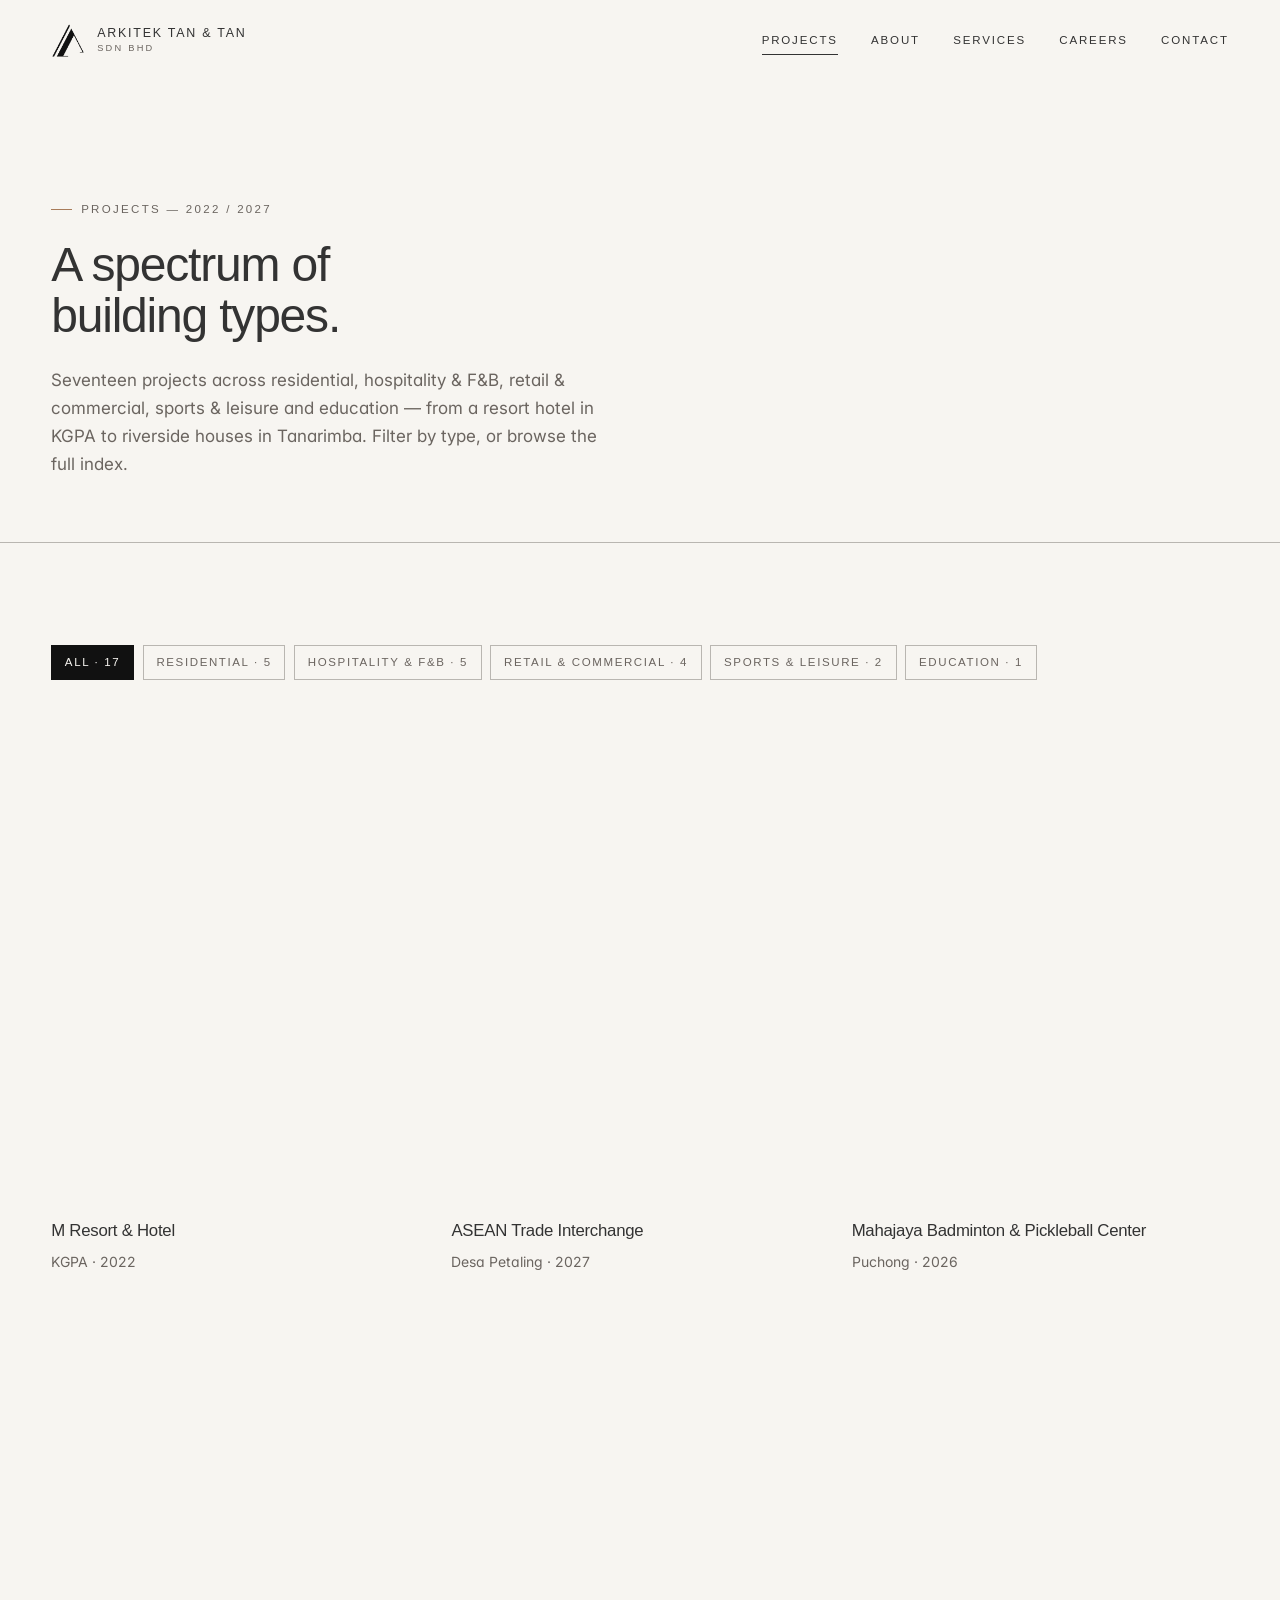
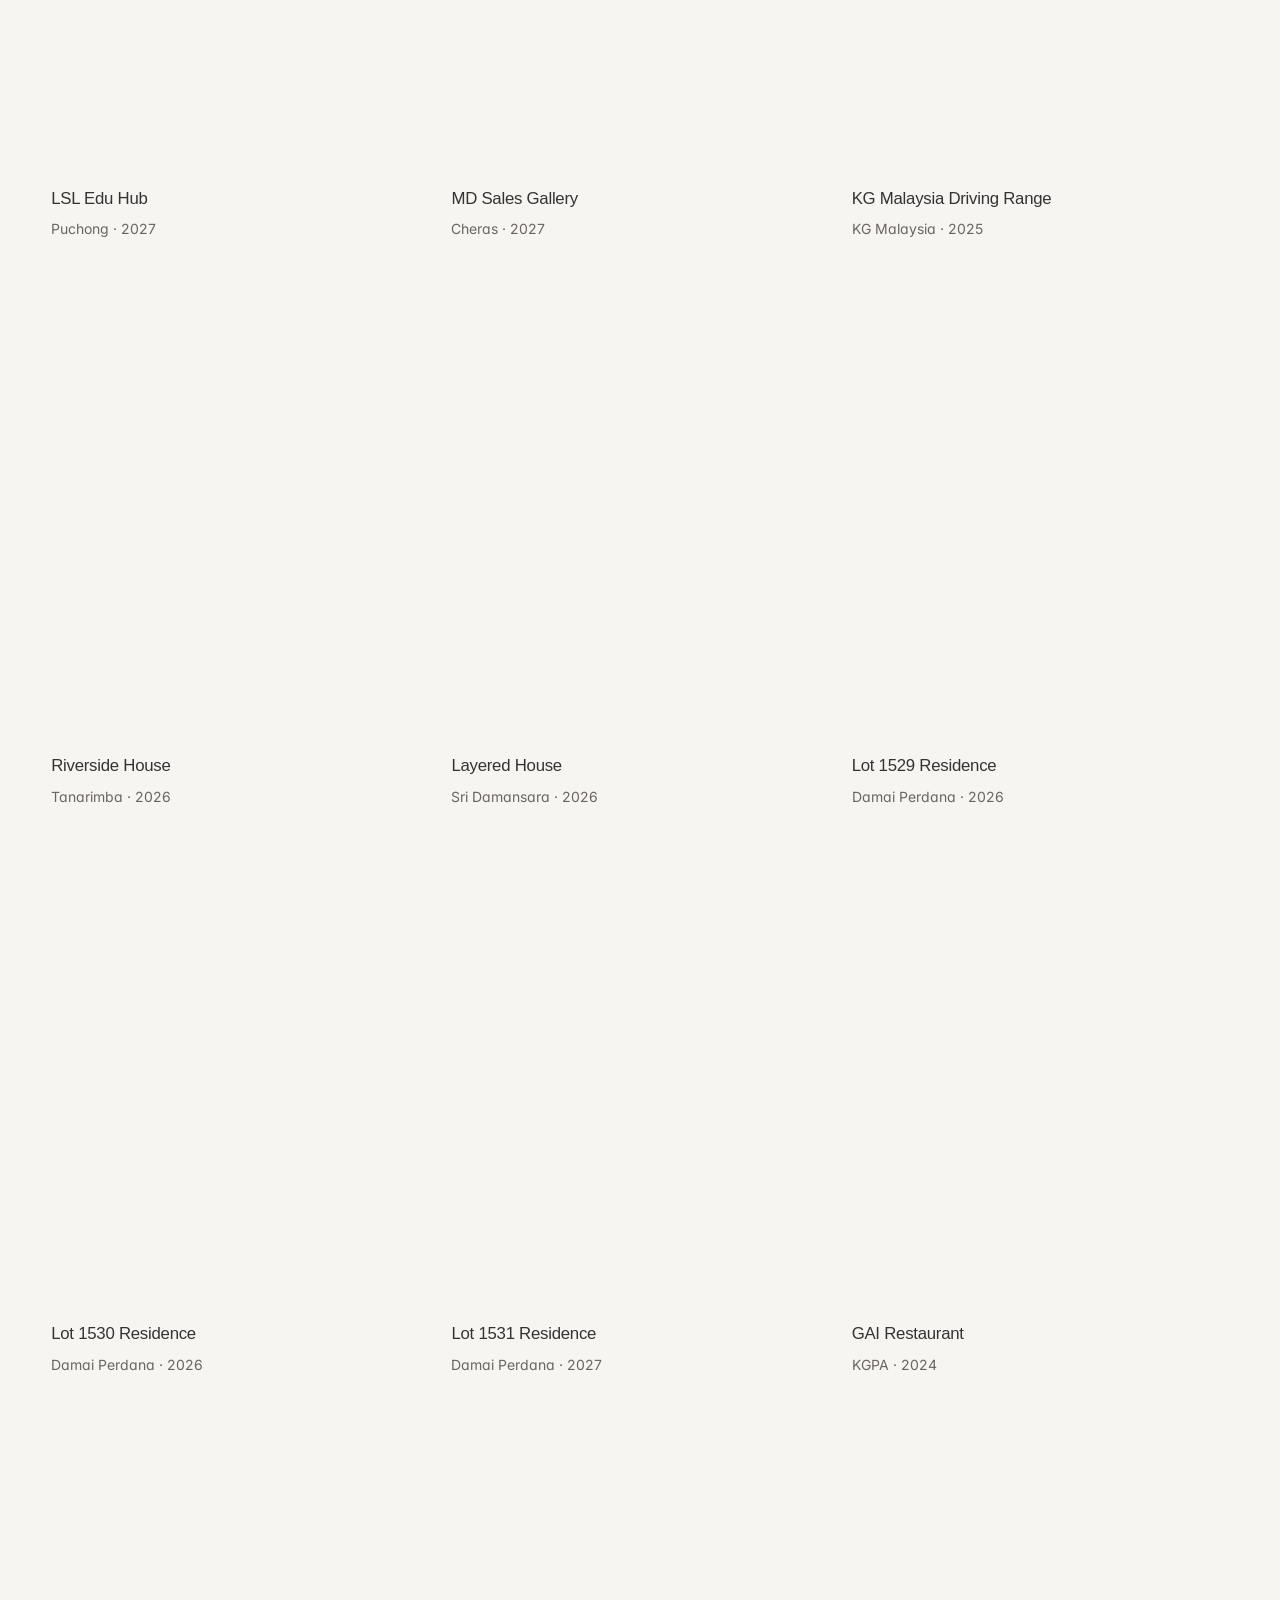
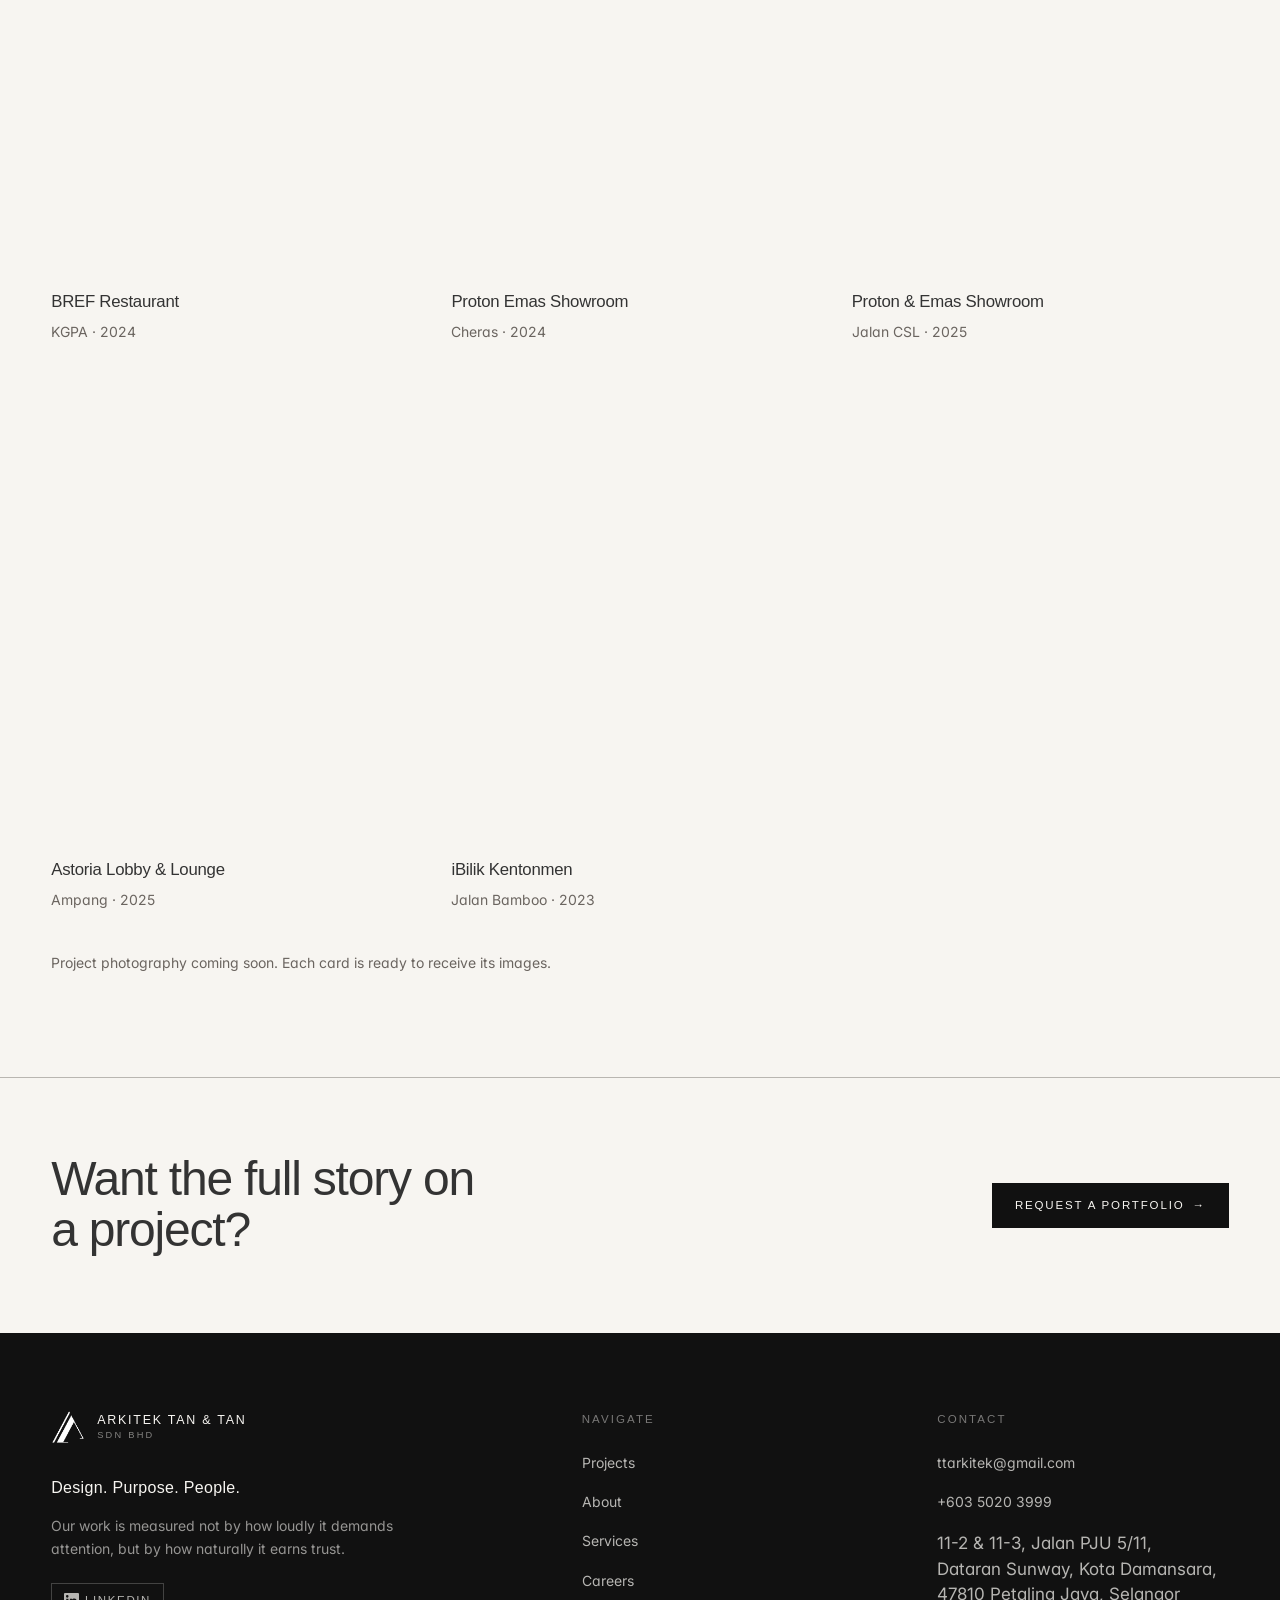
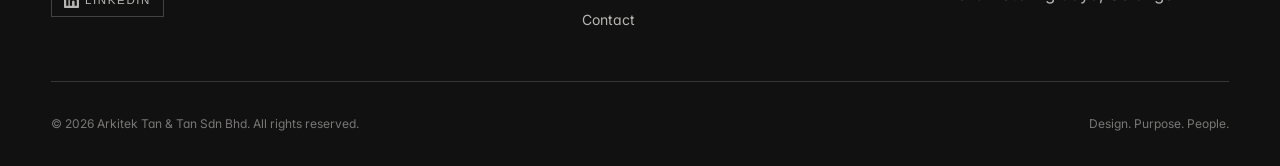
<file: projects.html>
<!DOCTYPE html>
<html lang="en">
<head>
  <meta charset="UTF-8" />
  <meta name="viewport" content="width=device-width, initial-scale=1.0" />
  <link rel="icon" href="assets/img/favicon.svg" type="image/svg+xml" />
  <title>Projects — Arkitek Tan &amp; Tan Sdn Bhd</title>
  <meta name="description" content="Selected projects by Arkitek Tan & Tan — residential, hospitality & F&B, retail & commercial, sports & leisure and education architecture across Malaysia." />
  <link rel="preconnect" href="https://fonts.googleapis.com" />
  <link rel="preconnect" href="https://fonts.gstatic.com" crossorigin />
  <link rel="preload" as="style" href="https://fonts.googleapis.com/css2?family=Inter:wght@400;500;600&display=swap" onload="this.onload=null;this.rel='stylesheet'" />
  <noscript><link rel="stylesheet" href="https://fonts.googleapis.com/css2?family=Inter:wght@400;500;600&display=swap" /></noscript>
  <link rel="stylesheet" href="assets/css/styles.css?v=2" />
</head>
<body>
  <a class="skip-link" href="#main">Skip to content</a>

  <header class="site-header">
    <div class="wrap header-inner">
      <a class="brand" href="index.html" aria-label="Arkitek Tan & Tan — home">
        <img class="brand__mark" src="assets/img/logo-mark.png" alt="" />
        <span class="brand__text">
          <span class="brand__name">Arkitek Tan &amp; Tan</span>
          <span class="brand__sub">Sdn Bhd</span>
        </span>
      </a>
      <button class="nav-toggle" aria-label="Toggle menu" aria-expanded="false" aria-controls="primary-nav">
        <span></span><span></span><span></span>
      </button>
      <nav class="nav" id="primary-nav" aria-label="Primary">
        <a href="projects.html" aria-current="page">Projects</a>
        <a href="about.html">About</a>
        <a href="services.html">Services</a>
        <a href="careers.html">Careers</a>
        <a href="contact.html">Contact</a>
      </nav>
    </div>
  </header>

  <main id="main">
    <section class="page-hero">
      <div class="wrap">
        <p class="eyebrow">Projects — 2022 / 2027</p>
        <h1>A spectrum of building types.</h1>
        <p>Seventeen projects across residential, hospitality &amp; F&amp;B, retail &amp; commercial, sports &amp; leisure and education — from a resort hotel in KGPA to riverside houses in Tanarimba. Filter by type, or browse the full index.</p>
      </div>
    </section>

    <section class="section">
      <div class="wrap">
        <div class="filters reveal" role="group" aria-label="Filter projects by type">
          <button class="filter is-active" data-filter="all" aria-pressed="true">All · 17</button>
          <button class="filter" data-filter="residential" aria-pressed="false">Residential · 5</button>
          <button class="filter" data-filter="hospitality" aria-pressed="false">Hospitality &amp; F&amp;B · 5</button>
          <button class="filter" data-filter="commercial" aria-pressed="false">Retail &amp; Commercial · 4</button>
          <button class="filter" data-filter="sports" aria-pressed="false">Sports &amp; Leisure · 2</button>
          <button class="filter" data-filter="education" aria-pressed="false">Education · 1</button>
        </div>

        <!--
          ADDING IMAGES — see IMAGES-NEEDED.md for the full guide.
          Inside a card, change:
            <div class="project__media project__media--ph">
          to:
            <div class="project__media">
              <img src="assets/img/projects/01-m-resort-hotel.jpg" alt="M Resort & Hotel, KGPA" loading="lazy" />
          Everything else stays as-is.
        -->
        <div class="projects projects--three">
          <article class="project reveal" data-cat="hospitality">
            <div class="project__media project__media--ph">
              <span class="project__badge">01</span><span class="project__view">View</span>
            </div>
            <div class="project__meta">
              <div class="project__name">M Resort &amp; Hotel</div>
              <div class="project__place">KGPA · 2022</div>
            </div>
          </article>

          <article class="project reveal" data-cat="commercial">
            <div class="project__media project__media--ph">
              <span class="project__badge">02</span><span class="project__view">View</span>
            </div>
            <div class="project__meta">
              <div class="project__name">ASEAN Trade Interchange</div>
              <div class="project__place">Desa Petaling · 2027</div>
            </div>
          </article>

          <article class="project reveal" data-cat="sports">
            <div class="project__media project__media--ph">
              <span class="project__badge">03</span><span class="project__view">View</span>
            </div>
            <div class="project__meta">
              <div class="project__name">Mahajaya Badminton &amp; Pickleball Center</div>
              <div class="project__place">Puchong · 2026</div>
            </div>
          </article>

          <article class="project reveal" data-cat="education">
            <div class="project__media project__media--ph">
              <span class="project__badge">04</span><span class="project__view">View</span>
            </div>
            <div class="project__meta">
              <div class="project__name">LSL Edu Hub</div>
              <div class="project__place">Puchong · 2027</div>
            </div>
          </article>

          <article class="project reveal" data-cat="commercial">
            <div class="project__media project__media--ph">
              <span class="project__badge">05</span><span class="project__view">View</span>
            </div>
            <div class="project__meta">
              <div class="project__name">MD Sales Gallery</div>
              <div class="project__place">Cheras · 2027</div>
            </div>
          </article>

          <article class="project reveal" data-cat="sports">
            <div class="project__media project__media--ph">
              <span class="project__badge">06</span><span class="project__view">View</span>
            </div>
            <div class="project__meta">
              <div class="project__name">KG Malaysia Driving Range</div>
              <div class="project__place">KG Malaysia · 2025</div>
            </div>
          </article>

          <article class="project reveal" data-cat="residential">
            <div class="project__media project__media--ph">
              <span class="project__badge">07</span><span class="project__view">View</span>
            </div>
            <div class="project__meta">
              <div class="project__name">Riverside House</div>
              <div class="project__place">Tanarimba · 2026</div>
            </div>
          </article>

          <article class="project reveal" data-cat="residential">
            <div class="project__media project__media--ph">
              <span class="project__badge">08</span><span class="project__view">View</span>
            </div>
            <div class="project__meta">
              <div class="project__name">Layered House</div>
              <div class="project__place">Sri Damansara · 2026</div>
            </div>
          </article>

          <article class="project reveal" data-cat="residential">
            <div class="project__media project__media--ph">
              <span class="project__badge">09</span><span class="project__view">View</span>
            </div>
            <div class="project__meta">
              <div class="project__name">Lot 1529 Residence</div>
              <div class="project__place">Damai Perdana · 2026</div>
            </div>
          </article>

          <article class="project reveal" data-cat="residential">
            <div class="project__media project__media--ph">
              <span class="project__badge">10</span><span class="project__view">View</span>
            </div>
            <div class="project__meta">
              <div class="project__name">Lot 1530 Residence</div>
              <div class="project__place">Damai Perdana · 2026</div>
            </div>
          </article>

          <article class="project reveal" data-cat="residential">
            <div class="project__media project__media--ph">
              <span class="project__badge">11</span><span class="project__view">View</span>
            </div>
            <div class="project__meta">
              <div class="project__name">Lot 1531 Residence</div>
              <div class="project__place">Damai Perdana · 2027</div>
            </div>
          </article>

          <article class="project reveal" data-cat="hospitality">
            <div class="project__media project__media--ph">
              <span class="project__badge">12</span><span class="project__view">View</span>
            </div>
            <div class="project__meta">
              <div class="project__name">GAI Restaurant</div>
              <div class="project__place">KGPA · 2024</div>
            </div>
          </article>

          <article class="project reveal" data-cat="hospitality">
            <div class="project__media project__media--ph">
              <span class="project__badge">13</span><span class="project__view">View</span>
            </div>
            <div class="project__meta">
              <div class="project__name">BREF Restaurant</div>
              <div class="project__place">KGPA · 2024</div>
            </div>
          </article>

          <article class="project reveal" data-cat="commercial">
            <div class="project__media project__media--ph">
              <span class="project__badge">14</span><span class="project__view">View</span>
            </div>
            <div class="project__meta">
              <div class="project__name">Proton Emas Showroom</div>
              <div class="project__place">Cheras · 2024</div>
            </div>
          </article>

          <article class="project reveal" data-cat="commercial">
            <div class="project__media project__media--ph">
              <span class="project__badge">15</span><span class="project__view">View</span>
            </div>
            <div class="project__meta">
              <div class="project__name">Proton &amp; Emas Showroom</div>
              <div class="project__place">Jalan CSL · 2025</div>
            </div>
          </article>

          <article class="project reveal" data-cat="hospitality">
            <div class="project__media project__media--ph">
              <span class="project__badge">16</span><span class="project__view">View</span>
            </div>
            <div class="project__meta">
              <div class="project__name">Astoria Lobby &amp; Lounge</div>
              <div class="project__place">Ampang · 2025</div>
            </div>
          </article>

          <article class="project reveal" data-cat="hospitality">
            <div class="project__media project__media--ph">
              <span class="project__badge">17</span><span class="project__view">View</span>
            </div>
            <div class="project__meta">
              <div class="project__name">iBilik Kentonmen</div>
              <div class="project__place">Jalan Bamboo · 2023</div>
            </div>
          </article>
        </div>

        <p class="form-note" style="margin-top:2.5rem;">Project photography coming soon. Each card is ready to receive its images.</p>
      </div>
    </section>

    <section class="cta-band">
      <div class="wrap cta-band__inner">
        <h2>Want the full story on a project?</h2>
        <a class="btn btn--solid" href="contact.html">Request a portfolio <span class="btn__arrow">→</span></a>
      </div>
    </section>
  </main>

  <footer class="site-footer">
    <div class="wrap">
      <div class="footer-grid">
        <div class="footer-col footer-col--wide">
          <a class="brand" href="index.html" aria-label="Arkitek Tan & Tan — home">
            <img class="brand__mark" src="assets/img/logo-mark.png" alt="" />
            <span class="brand__text">
              <span class="brand__name">Arkitek Tan &amp; Tan</span>
              <span class="brand__sub">Sdn Bhd</span>
            </span>
          </a>
          <p class="footer-tagline">Design. Purpose. People.</p>
          <p class="footer-manifesto">Our work is measured not by how loudly it demands attention, but by how naturally it earns trust.</p>
          <div class="social">
            <a href="https://www.linkedin.com/company/arkitek-tan-tan-sdn-bhd" target="_blank" rel="noopener" aria-label="Arkitek Tan &amp; Tan on LinkedIn">
              <svg viewBox="0 0 24 24" aria-hidden="true"><path d="M20.45 20.45h-3.56v-5.57c0-1.33-.03-3.04-1.85-3.04-1.86 0-2.14 1.45-2.14 2.94v5.67H9.35V9h3.41v1.56h.05a3.74 3.74 0 0 1 3.37-1.85c3.6 0 4.27 2.37 4.27 5.46zM5.34 7.43a2.07 2.07 0 1 1 0-4.13 2.07 2.07 0 0 1 0 4.13zM7.12 20.45H3.56V9h3.56zM22.22 0H1.77C.79 0 0 .77 0 1.72v20.56C0 23.23.79 24 1.77 24h20.45c.98 0 1.78-.77 1.78-1.72V1.72C24 .77 23.2 0 22.22 0z"/></svg>
              LinkedIn
            </a>
          </div>
        </div>
        <div class="footer-col">
          <h4>Navigate</h4>
          <ul>
            <li><a href="projects.html">Projects</a></li>
            <li><a href="about.html">About</a></li>
            <li><a href="services.html">Services</a></li>
            <li><a href="careers.html">Careers</a></li>
            <li><a href="contact.html">Contact</a></li>
          </ul>
        </div>
        <div class="footer-col">
          <h4>Contact</h4>
          <ul>
            <li><a href="mailto:ttarkitek@gmail.com">ttarkitek@gmail.com</a></li>
            <li><a href="tel:+60350203999">+603 5020 3999</a></li>
            <li style="line-height:1.5;margin-top:.3rem;">11-2 &amp; 11-3, Jalan PJU 5/11,<br />Dataran Sunway, Kota Damansara,<br />47810 Petaling Jaya, Selangor</li>
          </ul>
        </div>
      </div>
      <div class="footer-bottom">
        <span>© <span data-year>2026</span> Arkitek Tan &amp; Tan Sdn Bhd. All rights reserved.</span>
        <span>Design. Purpose. People.</span>
      </div>
    </div>
  </footer>

  <script src="assets/js/main.js?v=2"></script>
</body>
</html>
</file>
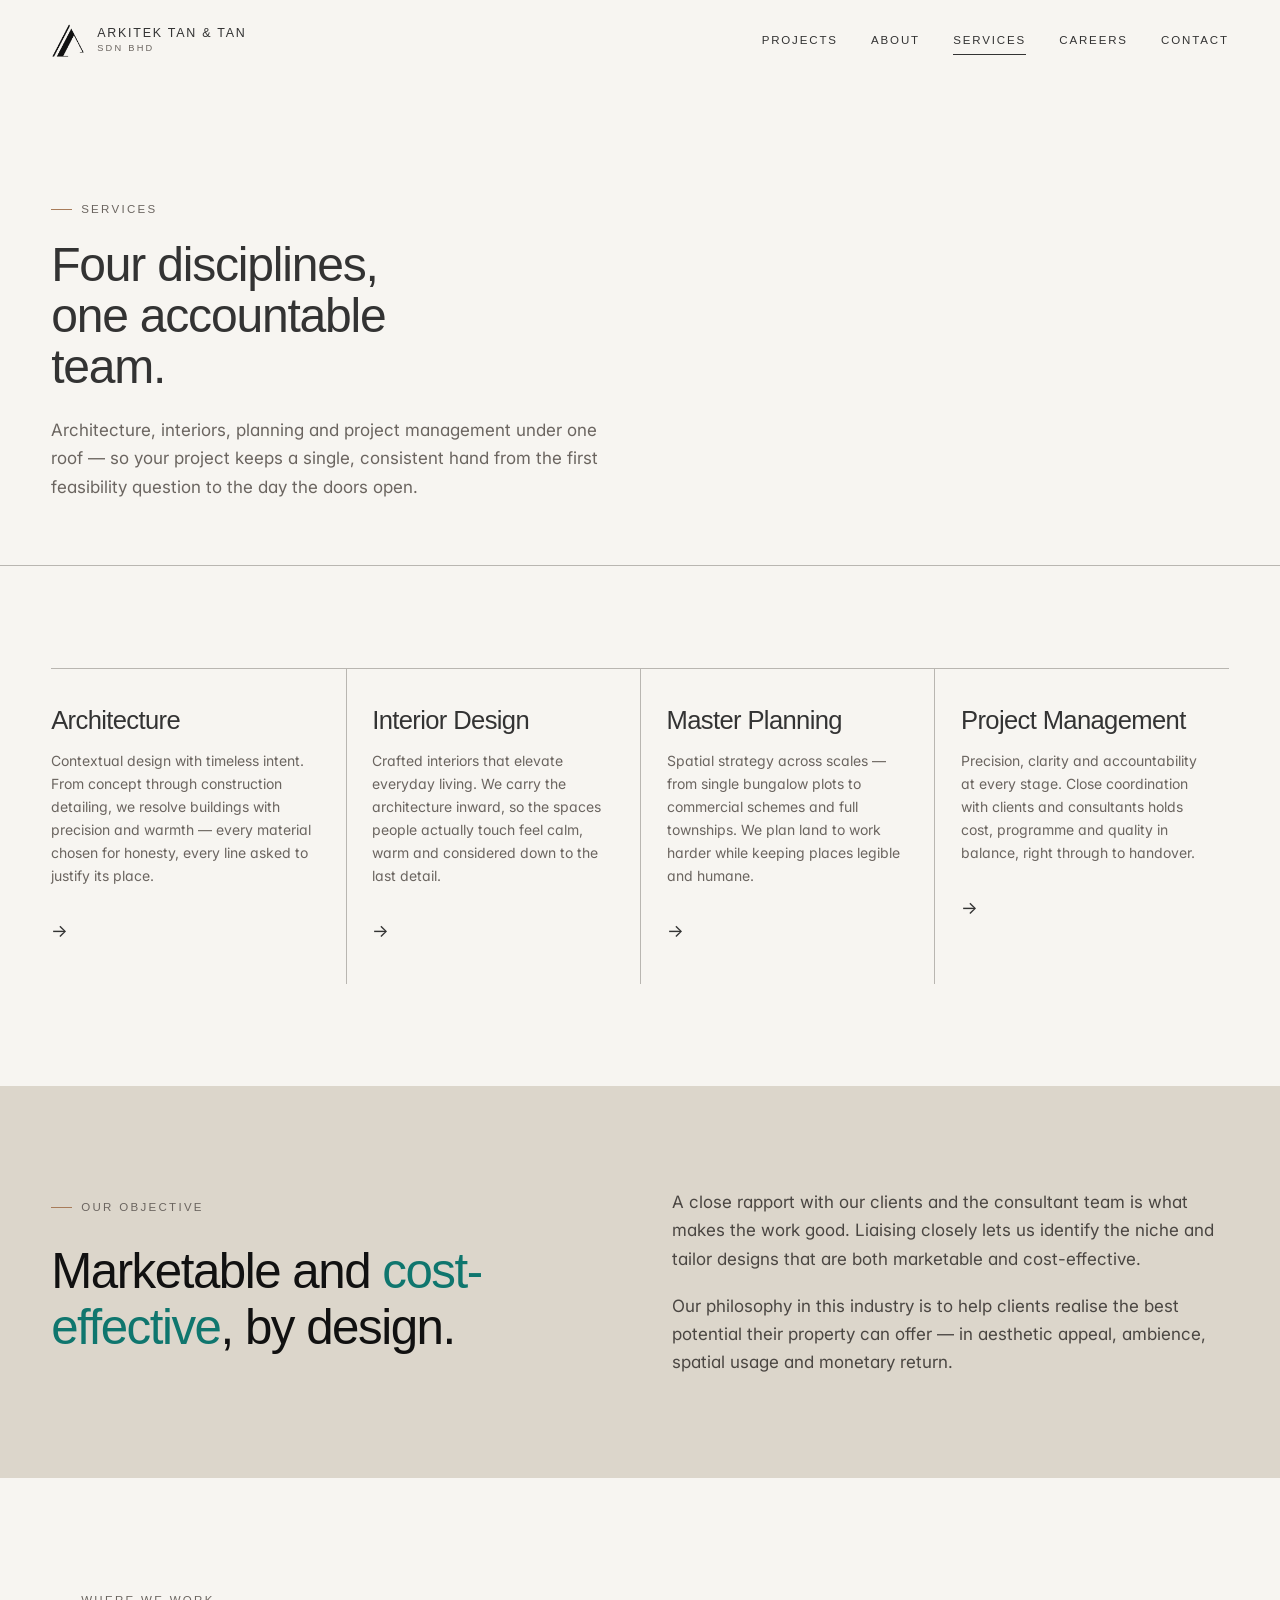
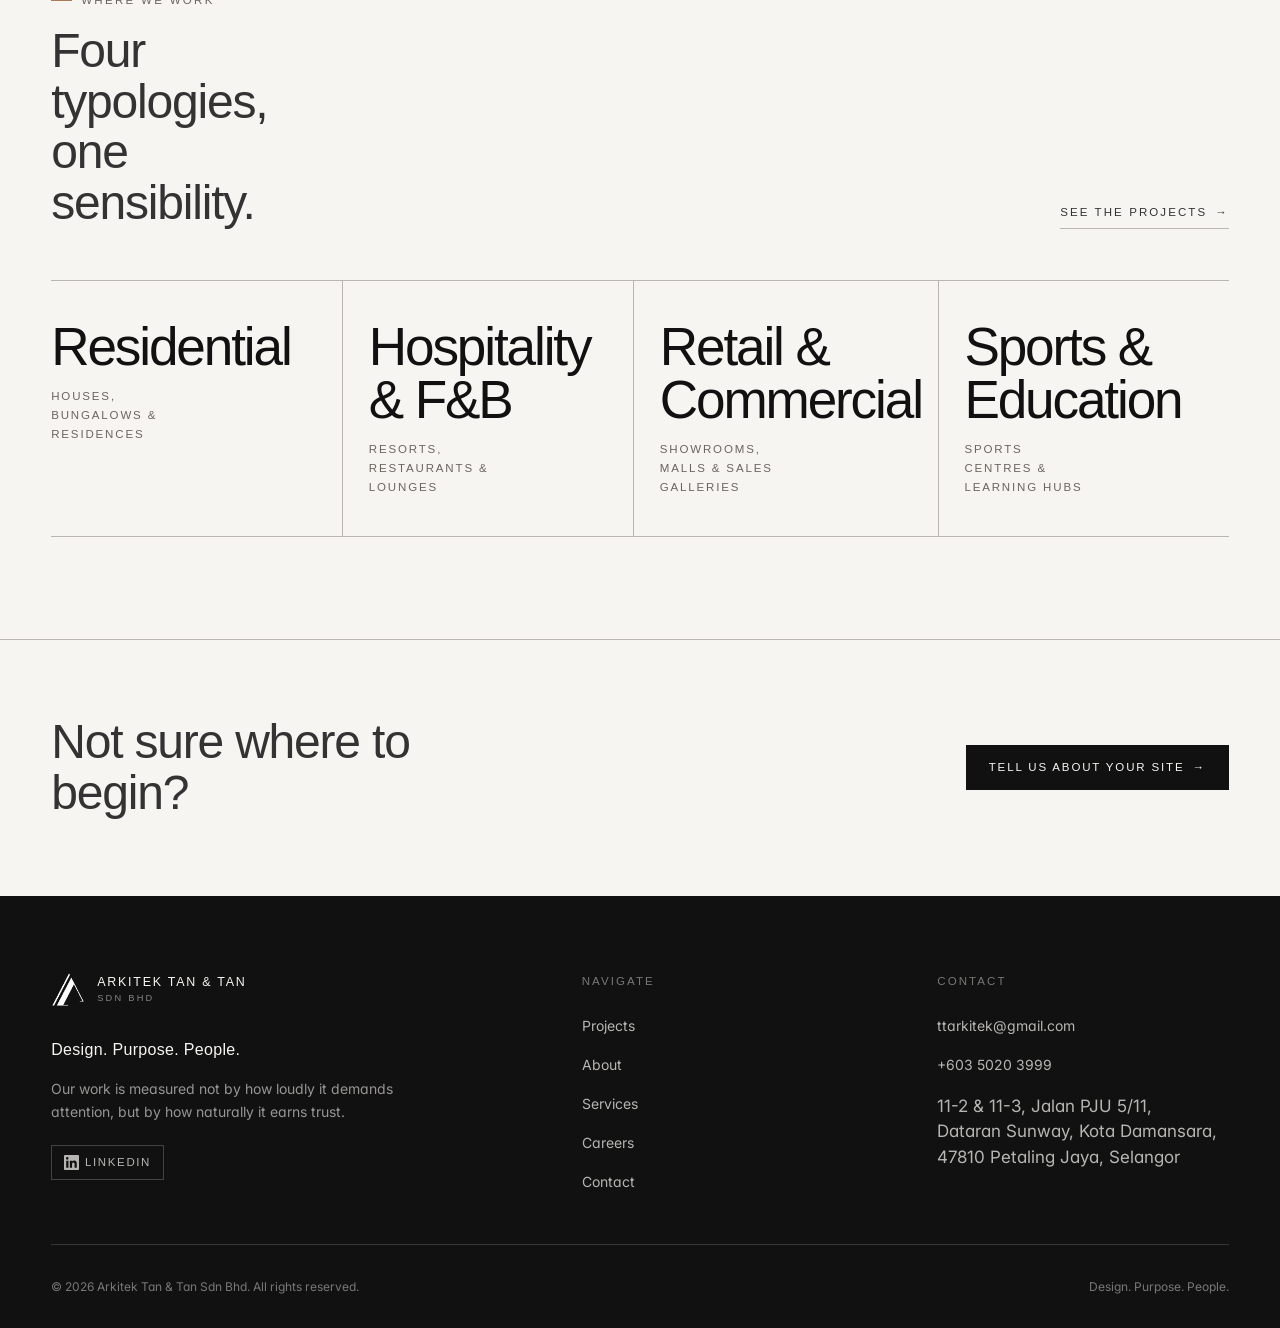
<file: services.html>
<!DOCTYPE html>
<html lang="en">
<head>
  <meta charset="UTF-8" />
  <meta name="viewport" content="width=device-width, initial-scale=1.0" />
  <link rel="icon" href="assets/img/favicon.svg" type="image/svg+xml" />
  <title>Services — Arkitek Tan &amp; Tan Sdn Bhd</title>
  <meta name="description" content="Architecture, interior design, master planning and project management — one accountable team from feasibility to handover." />
  <link rel="preconnect" href="https://fonts.googleapis.com" />
  <link rel="preconnect" href="https://fonts.gstatic.com" crossorigin />
  <link rel="preload" as="style" href="https://fonts.googleapis.com/css2?family=Inter:wght@400;500;600&display=swap" onload="this.onload=null;this.rel='stylesheet'" />
  <noscript><link rel="stylesheet" href="https://fonts.googleapis.com/css2?family=Inter:wght@400;500;600&display=swap" /></noscript>
  <link rel="stylesheet" href="assets/css/styles.css?v=2" />
</head>
<body>
  <a class="skip-link" href="#main">Skip to content</a>

  <header class="site-header">
    <div class="wrap header-inner">
      <a class="brand" href="index.html" aria-label="Arkitek Tan & Tan — home">
        <img class="brand__mark" src="assets/img/logo-mark.png" alt="" />
        <span class="brand__text">
          <span class="brand__name">Arkitek Tan &amp; Tan</span>
          <span class="brand__sub">Sdn Bhd</span>
        </span>
      </a>
      <button class="nav-toggle" aria-label="Toggle menu" aria-expanded="false" aria-controls="primary-nav">
        <span></span><span></span><span></span>
      </button>
      <nav class="nav" id="primary-nav" aria-label="Primary">
        <a href="projects.html">Projects</a>
        <a href="about.html">About</a>
        <a href="services.html" aria-current="page">Services</a>
        <a href="careers.html">Careers</a>
        <a href="contact.html">Contact</a>
      </nav>
    </div>
  </header>

  <main id="main">
    <section class="page-hero">
      <div class="wrap">
        <p class="eyebrow">Services</p>
        <h1>Four disciplines, one accountable team.</h1>
        <p>Architecture, interiors, planning and project management under one roof — so your project keeps a single, consistent hand from the first feasibility question to the day the doors open.</p>
      </div>
    </section>

    <section class="section">
      <div class="wrap">
        <div class="svc-grid reveal" data-reveal-stagger>
          <article class="svc">
            <h3>Architecture</h3>
            <p>Contextual design with timeless intent. From concept through construction detailing, we resolve buildings with precision and warmth — every material chosen for honesty, every line asked to justify its place.</p>
            <a class="svc__go" href="contact.html" aria-label="Enquire about architecture">→</a>
          </article>
          <article class="svc">
            <h3>Interior Design</h3>
            <p>Crafted interiors that elevate everyday living. We carry the architecture inward, so the spaces people actually touch feel calm, warm and considered down to the last detail.</p>
            <a class="svc__go" href="contact.html" aria-label="Enquire about interior design">→</a>
          </article>
          <article class="svc">
            <h3>Master Planning</h3>
            <p>Spatial strategy across scales — from single bungalow plots to commercial schemes and full townships. We plan land to work harder while keeping places legible and humane.</p>
            <a class="svc__go" href="contact.html" aria-label="Enquire about master planning">→</a>
          </article>
          <article class="svc">
            <h3>Project Management</h3>
            <p>Precision, clarity and accountability at every stage. Close coordination with clients and consultants holds cost, programme and quality in balance, right through to handover.</p>
            <a class="svc__go" href="contact.html" aria-label="Enquire about project management">→</a>
          </article>
        </div>
      </div>
    </section>

    <!-- approach -->
    <section class="statement section">
      <div class="wrap two-col">
        <div class="reveal">
          <p class="eyebrow">Our objective</p>
          <p class="statement__text">Marketable and <em>cost-effective</em>, by design.</p>
        </div>
        <div class="reveal prose" style="align-self:end;">
          <p>A close rapport with our clients and the consultant team is what makes the work good. Liaising closely lets us identify the niche and tailor designs that are both marketable and cost-effective.</p>
          <p>Our philosophy in this industry is to help clients realise the best potential their property can offer — in aesthetic appeal, ambience, spatial usage and monetary return.</p>
        </div>
      </div>
    </section>

    <!-- typologies -->
    <section class="section">
      <div class="wrap">
        <div class="section-head reveal">
          <div class="section-head__title">
            <p class="eyebrow">Where we work</p>
            <h2>Four typologies, one sensibility.</h2>
          </div>
          <a class="link-arrow" href="projects.html">See the projects <span>→</span></a>
        </div>
        <div class="stats reveal" data-reveal-stagger>
          <div class="stat">
            <div class="stat__num" style="font-size:clamp(1.15rem,0.9rem+1.2vw,1.7rem);">Residential</div>
            <div class="stat__label">Houses, bungalows &amp; residences</div>
          </div>
          <div class="stat">
            <div class="stat__num" style="font-size:clamp(1.15rem,0.9rem+1.2vw,1.7rem);">Hospitality &amp; F&amp;B</div>
            <div class="stat__label">Resorts, restaurants &amp; lounges</div>
          </div>
          <div class="stat">
            <div class="stat__num" style="font-size:clamp(1.15rem,0.9rem+1.2vw,1.7rem);">Retail &amp; Commercial</div>
            <div class="stat__label">Showrooms, malls &amp; sales galleries</div>
          </div>
          <div class="stat">
            <div class="stat__num" style="font-size:clamp(1.15rem,0.9rem+1.2vw,1.7rem);">Sports &amp; Education</div>
            <div class="stat__label">Sports centres &amp; learning hubs</div>
          </div>
        </div>
      </div>
    </section>

    <section class="cta-band">
      <div class="wrap cta-band__inner">
        <h2>Not sure where to begin?</h2>
        <a class="btn btn--solid" href="contact.html">Tell us about your site <span class="btn__arrow">→</span></a>
      </div>
    </section>
  </main>

  <footer class="site-footer">
    <div class="wrap">
      <div class="footer-grid">
        <div class="footer-col footer-col--wide">
          <a class="brand" href="index.html" aria-label="Arkitek Tan & Tan — home">
            <img class="brand__mark" src="assets/img/logo-mark.png" alt="" />
            <span class="brand__text">
              <span class="brand__name">Arkitek Tan &amp; Tan</span>
              <span class="brand__sub">Sdn Bhd</span>
            </span>
          </a>
          <p class="footer-tagline">Design. Purpose. People.</p>
          <p class="footer-manifesto">Our work is measured not by how loudly it demands attention, but by how naturally it earns trust.</p>
          <div class="social">
            <a href="https://www.linkedin.com/company/arkitek-tan-tan-sdn-bhd" target="_blank" rel="noopener" aria-label="Arkitek Tan &amp; Tan on LinkedIn">
              <svg viewBox="0 0 24 24" aria-hidden="true"><path d="M20.45 20.45h-3.56v-5.57c0-1.33-.03-3.04-1.85-3.04-1.86 0-2.14 1.45-2.14 2.94v5.67H9.35V9h3.41v1.56h.05a3.74 3.74 0 0 1 3.37-1.85c3.6 0 4.27 2.37 4.27 5.46zM5.34 7.43a2.07 2.07 0 1 1 0-4.13 2.07 2.07 0 0 1 0 4.13zM7.12 20.45H3.56V9h3.56zM22.22 0H1.77C.79 0 0 .77 0 1.72v20.56C0 23.23.79 24 1.77 24h20.45c.98 0 1.78-.77 1.78-1.72V1.72C24 .77 23.2 0 22.22 0z"/></svg>
              LinkedIn
            </a>
          </div>
        </div>
        <div class="footer-col">
          <h4>Navigate</h4>
          <ul>
            <li><a href="projects.html">Projects</a></li>
            <li><a href="about.html">About</a></li>
            <li><a href="services.html">Services</a></li>
            <li><a href="careers.html">Careers</a></li>
            <li><a href="contact.html">Contact</a></li>
          </ul>
        </div>
        <div class="footer-col">
          <h4>Contact</h4>
          <ul>
            <li><a href="mailto:ttarkitek@gmail.com">ttarkitek@gmail.com</a></li>
            <li><a href="tel:+60350203999">+603 5020 3999</a></li>
            <li style="line-height:1.5;margin-top:.3rem;">11-2 &amp; 11-3, Jalan PJU 5/11,<br />Dataran Sunway, Kota Damansara,<br />47810 Petaling Jaya, Selangor</li>
          </ul>
        </div>
      </div>
      <div class="footer-bottom">
        <span>© <span data-year>2026</span> Arkitek Tan &amp; Tan Sdn Bhd. All rights reserved.</span>
        <span>Design. Purpose. People.</span>
      </div>
    </div>
  </footer>

  <script src="assets/js/main.js?v=2"></script>
</body>
</html>
</file>
<file: assets/css/styles.css>
/* ==========================================================================
   ARKITEK TAN & TAN SDN BHD
   Design. Purpose. People.
   Warm neutral system · Wood as structure (8%) · Deep Teal as signature (2%)
   ========================================================================== */

/* ---- Brand tokens ------------------------------------------------------- */
:root {
  /* Brand palette (from brand board) */
  --onyx:     #111111;
  --charcoal: #333333;
  --stone:    #B9B6B1;   /* hairlines & dividers — NOT text (fails contrast) */
  --sand:     #DCD6CB;   /* panel fills                                      */
  --wood:     #A87C5A;   /* structural accent (~8%)                          */
  --teal:     #0F766E;   /* signature accent (~2%)                           */

  /* Derived — required, not in the board */
  --paper:    #F7F5F1;   /* warm off-white page ground, tinted from Sand     */
  --muted:    #6B6560;   /* caption text at accessible contrast             */
  --wood-ink: #8A6446;   /* wood darkened to text-safe contrast             */

  /* Semantic aliases */
  --ink:      var(--charcoal);
  --ink-soft: #4A4642;
  --line:     var(--stone);
  --panel:    var(--sand);

  /* Type — Neue Haas (headings) + Inter (body/UI). No mono. */
  --font-display: "Neue Haas Grotesk Display Pro", "Neue Haas Grotesk", "NeueHaasDisplay",
                  "Helvetica Neue", Helvetica, Arial, sans-serif;
  --font-body:    "Inter", system-ui, -apple-system, sans-serif;

  /* Fluid type scale */
  --fs-label:   0.72rem;
  --fs-small:   0.875rem;
  --fs-body:    1.0625rem;
  --fs-lead:    clamp(1.1rem, 0.9rem + 0.9vw, 1.35rem);
  --fs-h3:      clamp(1.25rem, 1.1rem + 0.9vw, 1.6rem);
  --fs-h2:      clamp(1.9rem, 1.4rem + 2.2vw, 3rem);
  --fs-hero:    clamp(2.6rem, 1.5rem + 4.6vw, 5.25rem);

  /* Space & structure */
  --gutter: clamp(1.25rem, 4vw, 4rem);
  --maxw: 1440px;
  --section-y: clamp(4rem, 8vw, 8rem);

  --shadow: 0 30px 60px rgba(17, 17, 17, 0.12);
  --ease: cubic-bezier(0.22, 1, 0.36, 1);
}

/* ---- Reset / base ------------------------------------------------------- */
*, *::before, *::after { box-sizing: border-box; }
* { margin: 0; }

html { -webkit-text-size-adjust: 100%; scroll-behavior: smooth; }

body {
  font-family: var(--font-body);
  font-size: var(--fs-body);
  line-height: 1.65;
  color: var(--ink);
  background: var(--paper);
  font-feature-settings: "kern" 1, "liga" 1, "cv11" 1;
  -webkit-font-smoothing: antialiased;
  text-rendering: optimizeLegibility;
  overflow-x: hidden;
}

img { max-width: 100%; display: block; }
a { color: inherit; text-decoration: none; }
button { font: inherit; color: inherit; cursor: pointer; background: none; border: 0; }

::selection { background: var(--onyx); color: var(--paper); }
:focus-visible { outline: 2px solid var(--teal); outline-offset: 3px; }

/* ---- Layout helpers ----------------------------------------------------- */
.wrap { width: 100%; max-width: var(--maxw); margin-inline: auto; padding-inline: var(--gutter); }
.section { padding-block: var(--section-y); }

.skip-link {
  position: absolute; left: -999px; top: 0;
  background: var(--onyx); color: var(--paper);
  padding: 0.65rem 1rem; z-index: 200;
  font: 600 var(--fs-small)/1 var(--font-display);
  letter-spacing: 0.08em;
}
.skip-link:focus { left: 0; }

/* ---- Type utilities ----------------------------------------------------- */
.label {
  font-family: var(--font-display);
  font-size: var(--fs-label);
  font-weight: 500;
  letter-spacing: 0.2em;
  text-transform: uppercase;
  color: var(--muted);
}

.eyebrow {
  font-family: var(--font-display);
  font-size: var(--fs-label);
  font-weight: 500;
  letter-spacing: 0.2em;
  text-transform: uppercase;
  color: var(--muted);
  display: inline-flex;
  align-items: center;
  gap: 0.8em;
}
.eyebrow::before {
  content: ""; width: 1.8em; height: 1px;
  background: var(--wood); display: inline-block;
}

h1, h2, h3 { font-family: var(--font-display); font-weight: 500; letter-spacing: -0.025em; line-height: 1.06; }
h2 { font-size: var(--fs-h2); }
h3 { font-size: var(--fs-h3); }

.lead { font-size: var(--fs-lead); line-height: 1.55; color: var(--ink-soft); }
.muted { color: var(--muted); }

/* text link with arrow (board's primary link style) */
.link-arrow {
  display: inline-flex; align-items: center; gap: 0.7em;
  font-family: var(--font-display);
  font-size: var(--fs-label);
  font-weight: 500;
  letter-spacing: 0.18em;
  text-transform: uppercase;
  color: var(--ink);
  padding-bottom: 0.5em;
  border-bottom: 1px solid var(--stone);
  transition: color 0.3s var(--ease), border-color 0.3s var(--ease);
}
.link-arrow span { transition: transform 0.3s var(--ease); }
.link-arrow:hover { color: var(--wood-ink); border-color: var(--wood); }
.link-arrow:hover span { transform: translateX(5px); }
.link-arrow--light { color: var(--paper); border-color: rgba(247,245,241,0.35); }
.link-arrow--light:hover { color: var(--paper); border-color: var(--paper); }

/* ---- Header ------------------------------------------------------------- */
.site-header {
  position: fixed; top: 0; left: 0; right: 0;
  z-index: 100;
  transition: background 0.45s var(--ease), border-color 0.45s var(--ease), padding 0.45s var(--ease);
  border-bottom: 1px solid transparent;
}
/* over the dark hero */
.site-header--over { background: transparent; }
.site-header--over .brand__name, .site-header--over .brand__sub { color: var(--paper); }
.site-header--over .brand__mark { filter: brightness(0) invert(1); }
.site-header--over .nav a { color: rgba(247,245,241,0.86); }
.site-header--over .nav-toggle span { background: var(--paper); }

/* after scroll — solid */
.site-header.is-stuck {
  background: color-mix(in srgb, var(--paper) 92%, transparent);
  backdrop-filter: saturate(1.1) blur(12px);
  border-bottom-color: var(--line);
}
.site-header.is-stuck .brand__name { color: var(--ink); }
.site-header.is-stuck .brand__sub { color: var(--muted); }
.site-header.is-stuck .brand__mark { filter: none; }
.site-header.is-stuck .nav a { color: var(--ink); }
.site-header.is-stuck .nav-toggle span { background: var(--ink); }

.header-inner {
  display: flex; align-items: center; justify-content: space-between; gap: 1rem;
  padding-block: clamp(1rem, 1.8vw, 1.6rem);
  transition: padding 0.45s var(--ease);
}
.site-header.is-stuck .header-inner { padding-block: 0.75rem; }

.brand { display: inline-flex; align-items: center; gap: 0.75rem; }
/* real logo artwork — colour-adapts via filter */
.brand__mark { width: 34px; height: auto; flex: none; display: block; transition: filter 0.45s var(--ease); }
.brand__text { display: flex; flex-direction: column; line-height: 1; }
.brand__name {
  font-family: var(--font-display); font-weight: 500;
  font-size: 0.78rem; letter-spacing: 0.14em; text-transform: uppercase;
  color: var(--ink); transition: color 0.45s var(--ease);
}
.brand__sub {
  font-family: var(--font-display); font-size: 0.58rem; font-weight: 400;
  letter-spacing: 0.24em; text-transform: uppercase; color: var(--muted);
  margin-top: 5px; transition: color 0.45s var(--ease);
}

/* Nav */
.nav { display: flex; align-items: center; gap: clamp(1.4rem, 2.6vw, 2.8rem); }
.nav a {
  font-family: var(--font-display);
  font-size: var(--fs-label); font-weight: 500;
  letter-spacing: 0.16em; text-transform: uppercase;
  color: var(--ink); position: relative; padding-block: 0.35rem;
  transition: color 0.45s var(--ease);
}
.nav a::after {
  content: ""; position: absolute; left: 0; bottom: 0;
  width: 100%; height: 1px; background: currentColor;
  transform: scaleX(0); transform-origin: left;
  transition: transform 0.35s var(--ease);
}
.nav a:hover::after, .nav a[aria-current="page"]::after { transform: scaleX(1); }
.nav-toggle { display: none; }

/* ---- Buttons ------------------------------------------------------------ */
.btn {
  display: inline-flex; align-items: center; gap: 0.7em;
  font-family: var(--font-display);
  font-size: var(--fs-label); font-weight: 500;
  letter-spacing: 0.16em; text-transform: uppercase;
  padding: 1.05em 1.9em;
  border: 1px solid var(--onyx); color: var(--onyx); background: transparent;
  transition: background 0.3s var(--ease), color 0.3s var(--ease),
              border-color 0.3s var(--ease), transform 0.3s var(--ease);
}
.btn:hover { background: var(--onyx); color: var(--paper); }
.btn:active { transform: translateY(1px); }
.btn--solid { background: var(--onyx); color: var(--paper); }
.btn--solid:hover { background: transparent; color: var(--onyx); }
.btn__arrow { transition: transform 0.3s var(--ease); }
.btn:hover .btn__arrow { transform: translateX(4px); }

/* ---- HERO — full-bleed photo carousel ---------------------------------- */
.hero {
  position: relative;
  min-height: min(92vh, 900px);
  display: flex; align-items: flex-end;
  background: var(--onyx);
  overflow: hidden;
}

.hero__slides { position: absolute; inset: 0; }
.hero__slide {
  position: absolute; inset: 0;
  opacity: 0;
  transition: opacity 1.2s var(--ease);
}
.hero__slide.is-active { opacity: 1; }
.hero__slide img { width: 100%; height: 100%; object-fit: cover; }

/* Placeholder ground — replaced by <img> when photography lands.
   Warm tonal fields so the hero reads as architecture, not a broken image. */
.hero__slide--ph { background: var(--onyx); }
.hero__slide--ph::before {
  content: ""; position: absolute; inset: 0;
  background:
    radial-gradient(120% 90% at 78% 18%, rgba(168,124,90,0.42) 0%, rgba(168,124,90,0) 58%),
    radial-gradient(90% 80% at 20% 85%, rgba(185,182,177,0.28) 0%, rgba(185,182,177,0) 60%),
    linear-gradient(160deg, #2A2724 0%, #191817 55%, #111111 100%);
}
.hero__slide--ph:nth-child(2)::before {
  background:
    radial-gradient(110% 85% at 22% 22%, rgba(220,214,203,0.30) 0%, rgba(220,214,203,0) 60%),
    radial-gradient(100% 90% at 85% 80%, rgba(168,124,90,0.34) 0%, rgba(168,124,90,0) 62%),
    linear-gradient(200deg, #24221F 0%, #171615 60%, #111111 100%);
}
.hero__slide--ph:nth-child(3)::before {
  background:
    radial-gradient(120% 100% at 50% 10%, rgba(15,118,110,0.24) 0%, rgba(15,118,110,0) 55%),
    radial-gradient(90% 80% at 12% 78%, rgba(168,124,90,0.30) 0%, rgba(168,124,90,0) 58%),
    linear-gradient(150deg, #1F1E1C 0%, #151414 58%, #111111 100%);
}

/* legibility scrim */
.hero::after {
  content: ""; position: absolute; inset: 0; pointer-events: none;
  background: linear-gradient(90deg, rgba(17,17,17,0.78) 0%, rgba(17,17,17,0.45) 42%, rgba(17,17,17,0.12) 72%, rgba(17,17,17,0.30) 100%);
}

.hero__inner {
  position: relative; z-index: 2;
  width: 100%; max-width: var(--maxw); margin-inline: auto;
  padding-inline: var(--gutter);
  padding-block: clamp(6rem, 12vw, 9rem) clamp(2.5rem, 5vw, 4rem);
  color: var(--paper);
}
.hero__copy { max-width: 40ch; }
.hero h1 {
  font-size: var(--fs-hero);
  font-weight: 500;
  line-height: 0.98;
  letter-spacing: -0.035em;
  margin-bottom: 1.5rem;
}
.hero h1 .accent { color: var(--teal); }     /* signature teal — spot 1 */
.hero__lead {
  font-size: var(--fs-lead);
  color: rgba(247,245,241,0.86);
  max-width: 34ch;
  margin-bottom: 2.4rem;
}

/* carousel indicators */
.hero__nav {
  display: flex; align-items: center; gap: 1.1rem;
  margin-top: clamp(3rem, 7vw, 5.5rem);
}
.hero__dot {
  display: inline-flex; align-items: center; gap: 1.1rem;
  font-family: var(--font-display);
  font-size: var(--fs-label); font-weight: 500; letter-spacing: 0.16em;
  color: rgba(247,245,241,0.5);
  transition: color 0.35s var(--ease);
}
.hero__dot::after {
  content: ""; width: clamp(20px, 3vw, 38px); height: 1px;
  background: rgba(247,245,241,0.35);
  transition: background 0.35s var(--ease), width 0.35s var(--ease);
}
.hero__dot:last-child::after { display: none; }
.hero__dot:hover { color: rgba(247,245,241,0.85); }
.hero__dot.is-active { color: var(--paper); }
.hero__dot.is-active::after { background: var(--wood); }

/* ---- Section head ------------------------------------------------------- */
.section-head {
  display: flex; align-items: flex-end; justify-content: space-between;
  gap: 2rem; flex-wrap: wrap;
  margin-bottom: clamp(2.2rem, 4vw, 3.4rem);
}
.section-head__title { max-width: 22ch; }
.section-head__title h2 { margin-top: 1rem; }

/* ---- Services (board's divided columns) -------------------------------- */
.svc-grid {
  display: grid;
  grid-template-columns: repeat(4, 1fr);
  border-top: 1px solid var(--line);
}
.svc {
  padding: clamp(1.8rem, 3vw, 2.8rem) clamp(1rem, 2vw, 2rem) clamp(1.8rem, 3vw, 2.4rem) 0;
  transition: background 0.4s var(--ease);
}
.svc + .svc { border-left: 1px solid var(--line); padding-left: clamp(1rem, 2vw, 2rem); }
.svc:hover { background: color-mix(in srgb, var(--sand) 45%, transparent); }
.svc h3 { font-size: var(--fs-h3); margin-bottom: 0.9rem; }
.svc p { font-size: var(--fs-small); color: var(--muted); margin-bottom: 1.8rem; }
.svc__go {
  display: inline-block;
  font-size: 1.1rem; color: var(--ink);
  transition: transform 0.3s var(--ease), color 0.3s var(--ease);
}
.svc:hover .svc__go { transform: translateX(6px); color: var(--wood-ink); }

/* feature image strip */
.feature-strip {
  position: relative;
  aspect-ratio: 21 / 8;
  background: var(--sand);
  overflow: hidden;
  border: 1px solid var(--line);
}
.feature-strip img { width: 100%; height: 100%; object-fit: cover; }
.feature-strip--ph::before {
  content: ""; position: absolute; inset: 0;
  background:
    radial-gradient(80% 120% at 20% 20%, rgba(255,255,255,0.7) 0%, rgba(255,255,255,0) 60%),
    radial-gradient(90% 130% at 85% 85%, rgba(168,124,90,0.30) 0%, rgba(168,124,90,0) 62%),
    linear-gradient(140deg, #E6E1D8 0%, #D2CCC1 60%, #BFB9AE 100%);
}
.feature-strip__cap {
  position: absolute; left: 0; bottom: 0;
  background: var(--paper);
  padding: 0.9rem 1.4rem;
  font-family: var(--font-display);
  font-size: var(--fs-label); font-weight: 500;
  letter-spacing: 0.18em; text-transform: uppercase; color: var(--muted);
}

/* ---- Projects ----------------------------------------------------------- */
.filters { display: flex; flex-wrap: wrap; gap: 0.55rem; margin-bottom: clamp(2rem, 4vw, 3rem); }
.filter {
  font-family: var(--font-display);
  font-size: var(--fs-label); font-weight: 500;
  letter-spacing: 0.14em; text-transform: uppercase;
  color: var(--muted);
  padding: 0.6em 1.1em;
  border: 1px solid var(--line);
  transition: color 0.25s, border-color 0.25s, background 0.25s;
}
.filter:hover { color: var(--ink); border-color: var(--ink); }
.filter.is-active { background: var(--onyx); color: var(--paper); border-color: var(--onyx); }

.projects {
  display: grid;
  grid-template-columns: repeat(4, 1fr);
  gap: clamp(1rem, 1.8vw, 1.6rem);
}
.projects--three { grid-template-columns: repeat(3, 1fr); }

.project { display: block; }
.project__media {
  position: relative;
  aspect-ratio: 4 / 5;
  background: var(--sand);
  overflow: hidden;
}
.project__media img { width: 100%; height: 100%; object-fit: cover; transition: transform 0.8s var(--ease); }
.project:hover .project__media img { transform: scale(1.045); }

/* tonal placeholder — swap for <img> when photos land */
.project__media--ph::before {
  content: ""; position: absolute; inset: 0;
  background: linear-gradient(155deg, #E4DFD6 0%, #D3CDC2 55%, #C2BCB1 100%);
  transition: transform 0.8s var(--ease);
}
.project__media--ph::after {
  content: ""; position: absolute; inset: 0;
  background: radial-gradient(70% 90% at 75% 20%, rgba(168,124,90,0.26) 0%, rgba(168,124,90,0) 62%);
}
.project:hover .project__media--ph::before { transform: scale(1.045); }

.project__badge {
  position: absolute; top: 1rem; left: 1rem; z-index: 2;
  font-family: var(--font-display);
  font-size: var(--fs-label); font-weight: 500;
  letter-spacing: 0.14em; color: var(--onyx);
  opacity: 0.55;
}
.project__view {
  position: absolute; right: 1rem; bottom: 1rem; z-index: 2;
  font-family: var(--font-display);
  font-size: var(--fs-label); font-weight: 500;
  letter-spacing: 0.14em; text-transform: uppercase;
  color: var(--paper); background: var(--onyx);
  padding: 0.5em 0.9em;
  opacity: 0; transform: translateY(6px);
  transition: opacity 0.3s var(--ease), transform 0.3s var(--ease);
}
.project:hover .project__view { opacity: 1; transform: none; }

.project__meta { padding-top: 1.1rem; }
.project__name {
  font-family: var(--font-display); font-weight: 500;
  font-size: 1.05rem; letter-spacing: -0.015em; color: var(--ink);
}
.project__place {
  font-size: var(--fs-small);
  color: var(--muted);
  margin-top: 0.3rem;
}

/* ---- Values band (dark) ------------------------------------------------- */
.values { background: var(--onyx); color: var(--paper); }
.values__grid {
  display: grid;
  grid-template-columns: repeat(5, 1fr);
  border-top: 1px solid rgba(247,245,241,0.16);
}
.value {
  padding: clamp(2rem, 3.5vw, 3rem) clamp(1rem, 2vw, 2rem) clamp(2rem, 3.5vw, 3rem) 0;
}
.value + .value { border-left: 1px solid rgba(247,245,241,0.16); padding-left: clamp(1rem, 2vw, 2rem); }
.value h3 {
  font-size: 1.05rem; font-weight: 500; margin-bottom: 0.9rem; color: var(--paper);
}
.value p { font-size: var(--fs-small); color: rgba(247,245,241,0.62); line-height: 1.6; }

/* ---- Statement band ----------------------------------------------------- */
.statement { background: var(--panel); }
.statement__text {
  font-family: var(--font-display);
  font-weight: 500;
  font-size: clamp(1.6rem, 1rem + 2.6vw, 3.1rem);
  line-height: 1.14;
  letter-spacing: -0.03em;
  max-width: 20ch;
  margin-top: 1.6rem;
  color: var(--onyx);
}
.statement__text em { font-style: normal; color: var(--teal); }  /* signature teal — spot 2 */

/* ---- Stats -------------------------------------------------------------- */
.stats { display: grid; grid-template-columns: repeat(4, 1fr); border-top: 1px solid var(--line); }
.stat { padding: clamp(1.6rem, 3vw, 2.6rem) 1rem clamp(1.6rem, 3vw, 2.6rem) 0; border-bottom: 1px solid var(--line); }
.stat + .stat { border-left: 1px solid var(--line); padding-left: clamp(1rem, 2vw, 1.8rem); }
.stat__num {
  font-family: var(--font-display); font-weight: 500;
  font-size: clamp(2.1rem, 1.4rem + 2.4vw, 3.4rem);
  line-height: 1; letter-spacing: -0.04em; color: var(--onyx);
}
.stat__num .unit { color: var(--wood-ink); }
.stat__label {
  font-family: var(--font-display); font-size: var(--fs-label); font-weight: 500;
  letter-spacing: 0.16em; text-transform: uppercase; color: var(--muted);
  margin-top: 0.9rem; max-width: 20ch;
}

/* ---- Prose / two-col ---------------------------------------------------- */
.prose { max-width: 62ch; }
.prose p + p { margin-top: 1.2rem; }
.prose p { color: var(--ink-soft); }

.two-col { display: grid; grid-template-columns: minmax(0,1fr) minmax(0,1fr); gap: clamp(2rem, 5vw, 5rem); align-items: start; }

.pull {
  font-family: var(--font-display); font-weight: 500;
  font-size: var(--fs-h3); line-height: 1.3; letter-spacing: -0.02em;
  padding-left: 1.4rem; border-left: 2px solid var(--wood);
  color: var(--onyx);
}

.people { display: grid; grid-template-columns: 1fr 1fr; gap: clamp(1.2rem, 3vw, 2.5rem); margin-top: 2.5rem; }
.person { border-top: 1px solid var(--onyx); padding-top: 1.1rem; }
.person__role {
  font-family: var(--font-display); font-size: var(--fs-label); font-weight: 500;
  letter-spacing: 0.16em; text-transform: uppercase; color: var(--wood-ink);
}
.person__name { font-family: var(--font-display); font-weight: 500; font-size: var(--fs-h3); margin-top: 0.5rem; }

/* ---- Contact ------------------------------------------------------------ */
.contact-grid { display: grid; grid-template-columns: minmax(0,1fr) minmax(0,1fr); gap: clamp(2rem, 5vw, 5rem); align-items: start; }
.contact-item { border-top: 1px solid var(--line); padding-block: 1.3rem; }
.contact-item:last-of-type { border-bottom: 1px solid var(--line); }
.contact-item__label {
  font-family: var(--font-display); font-size: var(--fs-label); font-weight: 500;
  letter-spacing: 0.18em; text-transform: uppercase; color: var(--muted);
}
.contact-item__value {
  font-family: var(--font-display); font-weight: 500;
  font-size: clamp(1.15rem, 1rem + 0.9vw, 1.75rem);
  margin-top: 0.5rem; word-break: break-word; letter-spacing: -0.025em;
}
.contact-item__value a { transition: color 0.25s; }
.contact-item__value a:hover { color: var(--wood-ink); }

.field { margin-bottom: 1.4rem; }
.field label {
  display: block;
  font-family: var(--font-display); font-size: var(--fs-label); font-weight: 500;
  letter-spacing: 0.16em; text-transform: uppercase; color: var(--muted);
  margin-bottom: 0.6rem;
}
.field input, .field textarea, .field select {
  width: 100%; font: inherit; font-size: var(--fs-small);
  color: var(--ink); background: color-mix(in srgb, var(--sand) 45%, var(--paper));
  border: 1px solid var(--line); padding: 0.9rem 1rem;
  transition: border-color 0.25s, background 0.25s;
}
.field input:focus, .field textarea:focus, .field select:focus {
  outline: none; border-color: var(--teal); background: var(--paper);
}
.field textarea { resize: vertical; min-height: 130px; }
.form-note { font-size: var(--fs-small); color: var(--muted); margin-top: 1rem; }

/* ---- CTA band ----------------------------------------------------------- */
.cta-band { border-top: 1px solid var(--line); }
.cta-band__inner {
  display: flex; flex-wrap: wrap; align-items: center; justify-content: space-between;
  gap: 2rem; padding-block: clamp(3rem, 6vw, 5.5rem);
}
.cta-band h2 { max-width: 16ch; }

/* ---- Page hero (interior pages) ---------------------------------------- */
.page-hero {
  padding-block: clamp(8rem, 14vw, 11rem) clamp(2.5rem, 5vw, 4rem);
  border-bottom: 1px solid var(--line);
}
.page-hero h1 { margin-top: 1.3rem; max-width: 15ch; font-size: var(--fs-h2); }
.page-hero p { margin-top: 1.5rem; max-width: 52ch; color: var(--muted); }

/* ---- Footer ------------------------------------------------------------- */
.site-footer { background: var(--onyx); color: rgba(247,245,241,0.72); padding-block: clamp(3rem, 6vw, 5rem) 2rem; }
.footer-grid {
  display: grid; grid-template-columns: 1.6fr 1fr 1fr;
  gap: clamp(2rem, 5vw, 4rem);
  padding-bottom: 3rem;
  border-bottom: 1px solid rgba(247,245,241,0.16);
}
.site-footer .brand__mark { filter: brightness(0) invert(1); }
.site-footer .brand__name { color: var(--paper); }
.site-footer .brand__sub { color: rgba(247,245,241,0.5); }
.footer-tagline {
  margin-top: 1.4rem;
  font-family: var(--font-display); font-weight: 500;
  font-size: 1rem; letter-spacing: 0.02em; color: var(--paper);
}
.footer-manifesto { max-width: 38ch; margin-top: 0.8rem; color: rgba(247,245,241,0.58); font-size: var(--fs-small); }
.footer-col h4 {
  font-family: var(--font-display); font-weight: 500;
  font-size: var(--fs-label); letter-spacing: 0.18em; text-transform: uppercase;
  color: rgba(247,245,241,0.45); margin-bottom: 1.2rem;
}
.footer-col ul { list-style: none; padding: 0; display: grid; gap: 0.7rem; }
.footer-col a { font-size: var(--fs-small); transition: color 0.25s; }
.footer-col a:hover { color: var(--paper); }
.footer-bottom {
  display: flex; flex-wrap: wrap; justify-content: space-between; gap: 1rem;
  padding-top: 2rem;
  font-size: 0.75rem; color: rgba(247,245,241,0.45);
}

/* ---- Reveal ------------------------------------------------------------- */
.reveal { opacity: 0; transform: translateY(22px); transition: opacity 0.9s var(--ease), transform 0.9s var(--ease); }
.reveal.is-in { opacity: 1; transform: none; }
[data-reveal-stagger] > * { transition-delay: calc(var(--i, 0) * 80ms); }

/* ---- Responsive --------------------------------------------------------- */
@media (max-width: 1100px) {
  .projects { grid-template-columns: repeat(2, 1fr); }
  .projects--three { grid-template-columns: repeat(2, 1fr); }
  .svc-grid { grid-template-columns: repeat(2, 1fr); }
  .svc:nth-child(odd) { border-left: 0; padding-left: 0; }
  .svc:nth-child(n+3) { border-top: 1px solid var(--line); }
  .values__grid { grid-template-columns: repeat(3, 1fr); }
  .value:nth-child(3n+1) { border-left: 0; padding-left: 0; }
  .value:nth-child(n+4) { border-top: 1px solid rgba(247,245,241,0.16); }
  .footer-grid { grid-template-columns: 1fr 1fr; }
  .footer-col--wide { grid-column: 1 / -1; }
}

@media (max-width: 720px) {
  .nav {
    position: fixed; inset: 0 0 0 auto;
    width: min(82vw, 330px);
    background: var(--paper);
    flex-direction: column; align-items: flex-start; justify-content: center;
    gap: 1.9rem; padding: 2rem var(--gutter);
    transform: translateX(100%);
    transition: transform 0.45s var(--ease);
    z-index: 90;
  }
  .nav.is-open { transform: none; box-shadow: -30px 0 60px rgba(17,17,17,0.14); }
  .nav a, .site-header--over .nav a { color: var(--ink); font-size: 1.05rem; letter-spacing: 0.1em; }

  .nav-toggle { display: inline-flex; flex-direction: column; gap: 5px; padding: 0.5rem; z-index: 95; }
  .nav-toggle span { display: block; width: 24px; height: 2px; background: var(--ink); transition: transform 0.35s var(--ease), opacity 0.2s, background 0.45s var(--ease); }
  .nav-toggle.is-open span { background: var(--ink); }
  .nav-toggle.is-open span:nth-child(1) { transform: translateY(7px) rotate(45deg); }
  .nav-toggle.is-open span:nth-child(2) { opacity: 0; }
  .nav-toggle.is-open span:nth-child(3) { transform: translateY(-7px) rotate(-45deg); }

  .hero { min-height: 88vh; }
  .hero::after { background: linear-gradient(180deg, rgba(17,17,17,0.55) 0%, rgba(17,17,17,0.35) 40%, rgba(17,17,17,0.82) 100%); }
  .svc-grid { grid-template-columns: 1fr; }
  .svc { border-left: 0 !important; padding-left: 0 !important; border-top: 1px solid var(--line); }
  .svc-grid > .svc:first-child { border-top: 0; }
  .values__grid { grid-template-columns: 1fr; }
  .value { border-left: 0 !important; padding-left: 0 !important; border-top: 1px solid rgba(247,245,241,0.16); }
  .values__grid > .value:first-child { border-top: 0; }
  .projects, .projects--three { grid-template-columns: 1fr; }
  .stats { grid-template-columns: 1fr 1fr; }
  .stat:nth-child(odd) { border-left: 0; padding-left: 0; }
  .two-col, .contact-grid, .people { grid-template-columns: 1fr; }
  .footer-grid { grid-template-columns: 1fr; }
}

/* ---- Motion: cursor-reactive warmth on dark areas ----------------------- */
.hero, .site-footer, .values { position: relative; overflow: hidden; }
.glow {
  position: absolute; width: 60vmax; height: 60vmax; left: 0; top: 0;
  transform: translate(-50%, -50%);
  pointer-events: none; opacity: 0; z-index: 1;
  transition: opacity 0.5s var(--ease);
  background: radial-gradient(circle, rgba(168,124,90,0.20), rgba(168,124,90,0) 60%);
  mix-blend-mode: screen;
}
.hero__inner, .site-footer .wrap, .values .wrap { position: relative; z-index: 2; }
.hero__slides { will-change: transform; }

/* ---- Motion: curtain image reveal + settle ------------------------------ */
.rv { clip-path: inset(100% 0 0 0); transition: clip-path 0.8s var(--ease); transition-delay: calc(var(--i, 0) * 55ms); }
.rv.is-in { clip-path: inset(0 0 0 0); }
/* the tonal placeholder / photo settles from a slight zoom */
.project__media.rv::before, .feature-strip.rv::before,
.project__media.rv img, .feature-strip.rv img {
  transform: scale(1.06);
  transition: transform 0.95s var(--ease);
  transition-delay: calc(var(--i, 0) * 55ms);
}
.project__media.rv.is-in::before, .feature-strip.rv.is-in::before,
.project__media.rv.is-in img, .feature-strip.rv.is-in img { transform: scale(1); }
/* hover zoom still applies once revealed */
.project:hover .project__media.is-in img { transform: scale(1.045); }

/* ---- Directions links (Google Maps / Waze) ------------------------------ */
.directions { display: flex; flex-wrap: wrap; gap: 1.4rem; margin-top: 0.9rem; }

/* ---- Social links -------------------------------------------------------- */
.social { display: flex; align-items: center; gap: 0.8rem; margin-top: 1.4rem; }
.social a {
  display: inline-flex; align-items: center; gap: 0.55em;
  font-family: var(--font-display); font-size: var(--fs-label); font-weight: 500;
  letter-spacing: 0.14em; text-transform: uppercase;
  color: rgba(247,245,241,0.72);
  border: 1px solid rgba(247,245,241,0.22);
  padding: 0.6em 1em;
  transition: color 0.3s var(--ease), border-color 0.3s var(--ease), background 0.3s var(--ease);
}
.social a:hover { color: var(--onyx); background: var(--paper); border-color: var(--paper); }
.social svg { width: 15px; height: 15px; fill: currentColor; flex: none; }

/* ---- Forms: honeypot + status ------------------------------------------ */
.hp { position: absolute !important; left: -9999px !important; opacity: 0 !important; pointer-events: none; }
button[type="submit"][disabled] { opacity: 0.6; cursor: progress; }

/* ---- Reduced motion ----------------------------------------------------- */
@media (prefers-reduced-motion: reduce) {
  .rv { clip-path: none !important; }
  .project__media.rv::before, .feature-strip.rv::before,
  .project__media.rv img, .feature-strip.rv img { transform: none !important; }
  .glow { display: none !important; }
  html { scroll-behavior: auto; }
  *, *::before, *::after { animation-duration: 0.001ms !important; animation-iteration-count: 1 !important; transition-duration: 0.001ms !important; }
  .reveal { opacity: 1; transform: none; }
}
</file>
